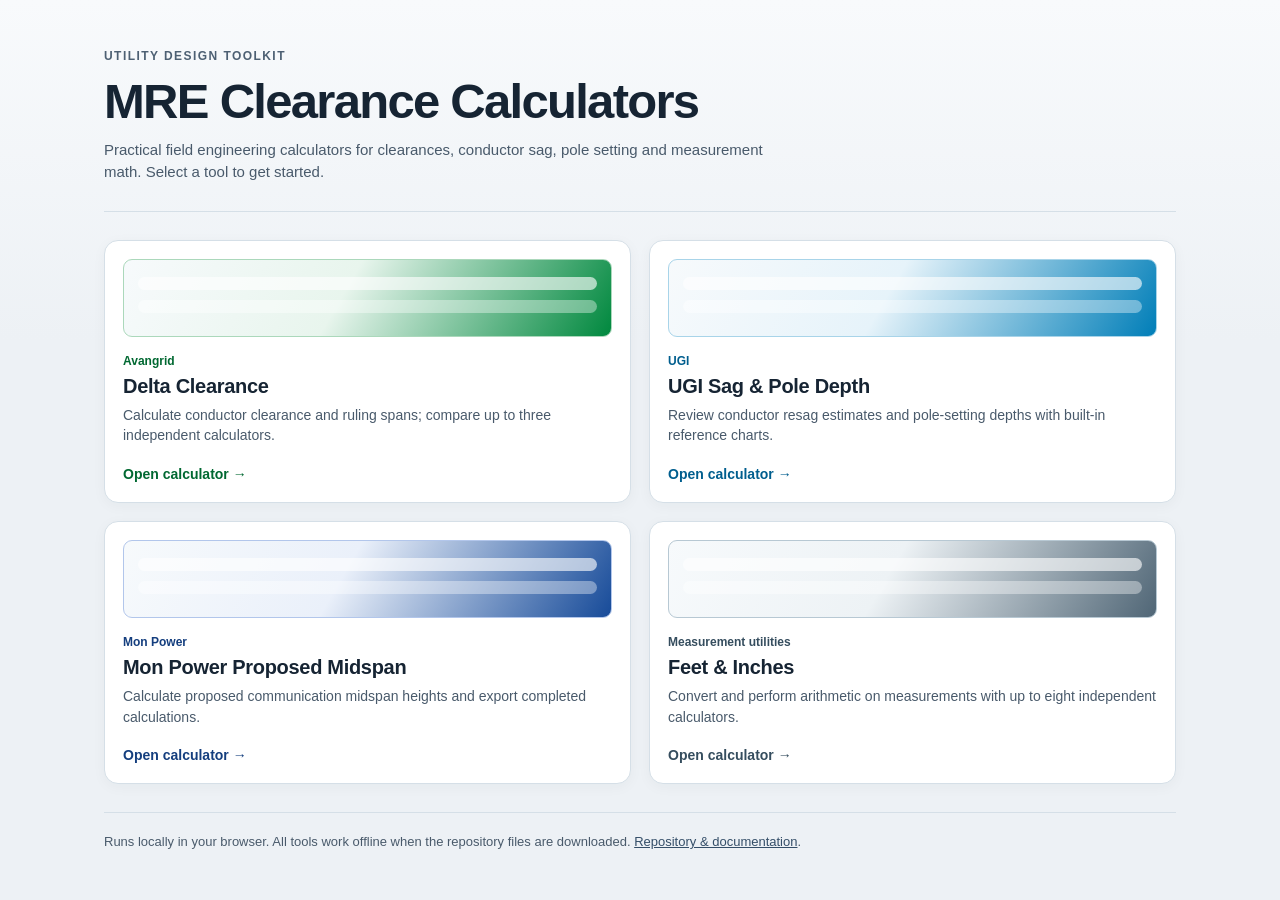
<file: index.html>
<!doctype html>
<html lang="en">
<head>
<meta charset="utf-8">
<meta name="viewport" content="width=device-width, initial-scale=1">
<meta name="color-scheme" content="light">
<title>MRE Clearance Calculators</title>
<link rel="stylesheet" href="suite.css?v=20261125-2">
</head>
<body class="home">
<main class="wrap">
<header class="masthead"><div class="eyebrow">Utility design toolkit</div><h1>MRE Clearance Calculators</h1><p>Practical field engineering calculators for clearances, conductor sag, pole setting and measurement math. Select a tool to get started.</p></header>
<section class="tool-grid" aria-label="Calculators">
<a class="tool-card delta" href="light.html"><div class="swatch" aria-hidden="true"></div><span class="card-category">Avangrid</span><h2>Delta Clearance</h2><p>Calculate conductor clearance and ruling spans; compare up to three independent calculators.</p><span class="open">Open calculator →</span></a>
<a class="tool-card ugi" href="ugi-resag.html"><div class="swatch" aria-hidden="true"></div><span class="card-category">UGI</span><h2>UGI Sag &amp; Pole Depth</h2><p>Review conductor resag estimates and pole-setting depths with built-in reference charts.</p><span class="open">Open calculator →</span></a>
<a class="tool-card mon" href="mon-power-midspan.html"><div class="swatch" aria-hidden="true"></div><span class="card-category">Mon Power</span><h2>Mon Power Proposed Midspan</h2><p>Calculate proposed communication midspan heights and export completed calculations.</p><span class="open">Open calculator →</span></a>
<a class="tool-card feet" href="feet-inches.html"><div class="swatch" aria-hidden="true"></div><span class="card-category">Measurement utilities</span><h2>Feet &amp; Inches</h2><p>Convert and perform arithmetic on measurements with up to eight independent calculators.</p><span class="open">Open calculator →</span></a>
</section>
<footer>Runs locally in your browser. All tools work offline when the repository files are downloaded. <a href="https://github.com/AZX-215/mre-clearance-calculators">Repository &amp; documentation</a>.</footer>
</main>
</body>
</html>
</file>
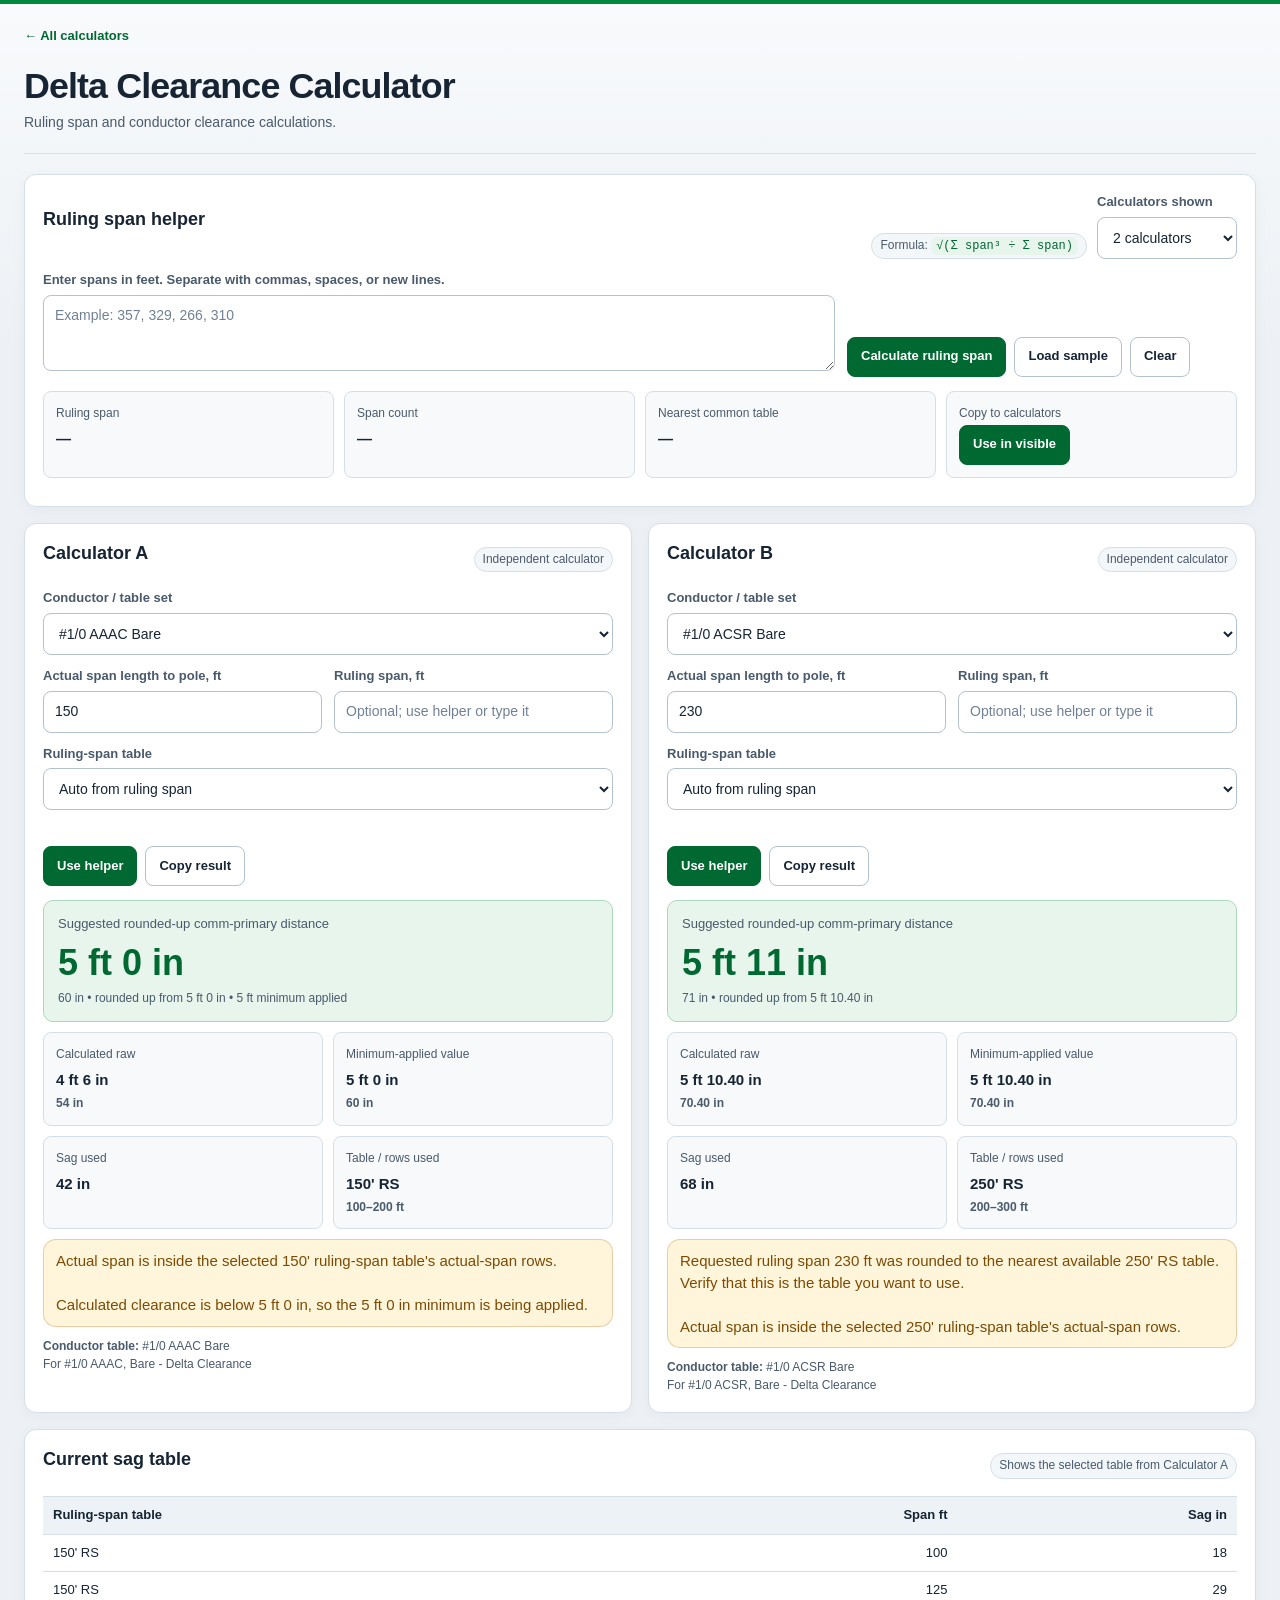
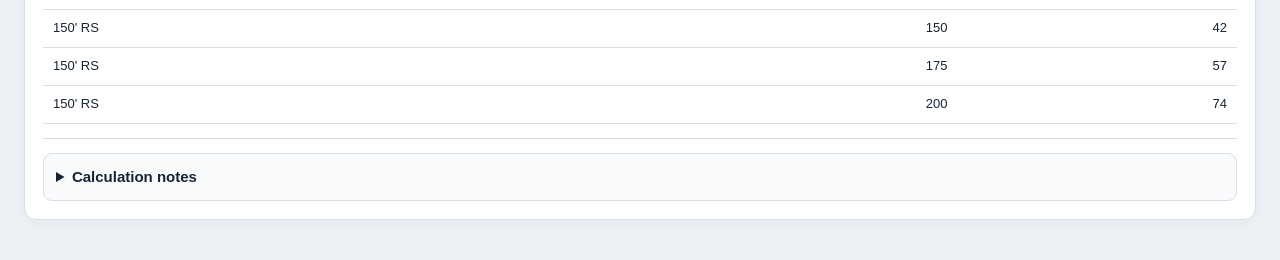
<file: blue.html>
<!doctype html><html lang="en"><head><meta charset="utf-8"><meta name="viewport" content="width=device-width, initial-scale=1"><meta http-equiv="refresh" content="0;url=light.html"><title>Delta Clearance Calculator</title></head><body><p>The Delta Clearance Calculator now uses a single light design. <a href="light.html">Open calculator</a>.</p></body></html>
</file>
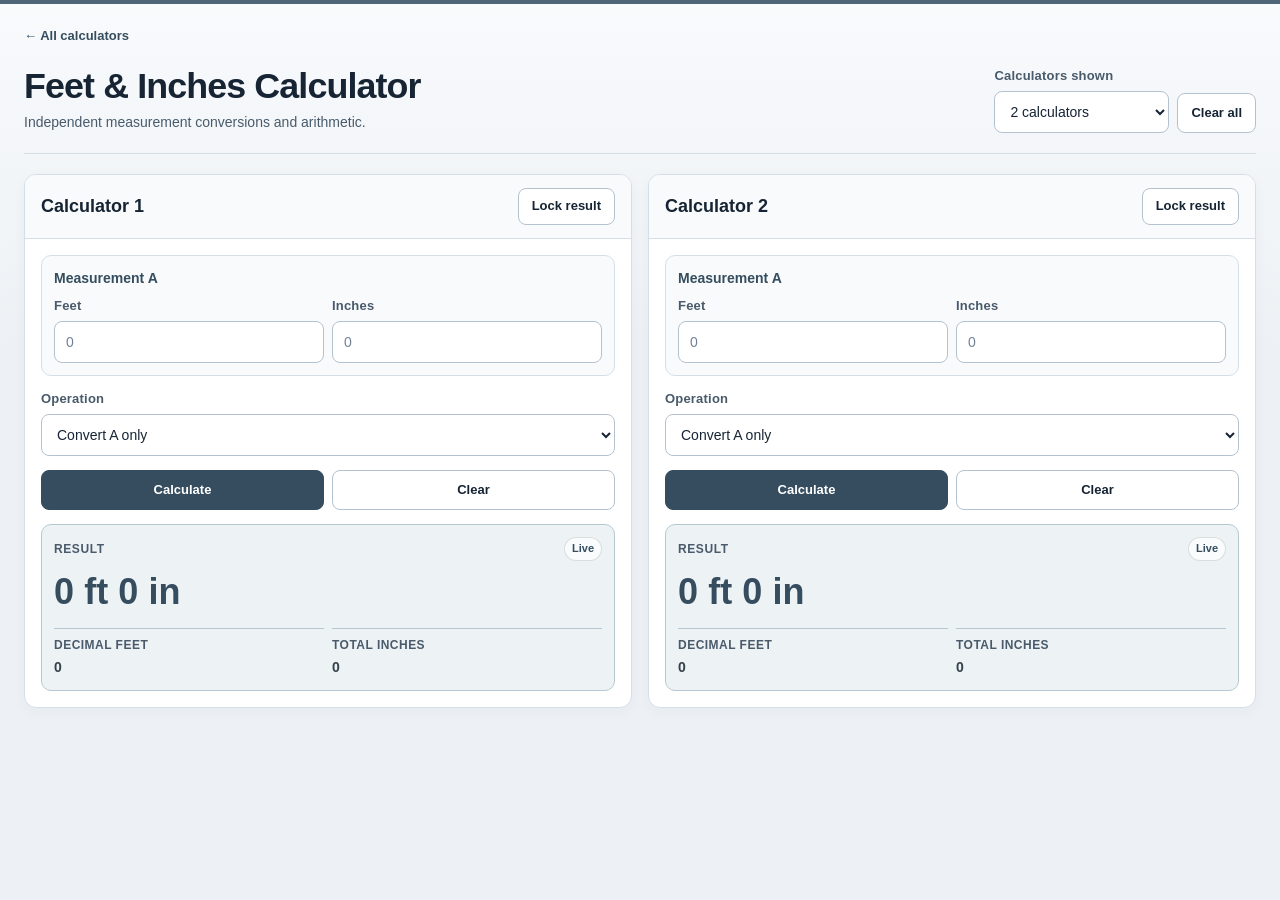
<file: feet-inches.html>
<!doctype html>
<html lang="en">
<head>
<meta charset="utf-8" />
<meta name="viewport" content="width=device-width, initial-scale=1" />
<title>Feet & Inches Calculator</title>
<link rel="stylesheet" href="feet-inches.css?v=20261125" />
<link rel="stylesheet" href="suite.css?v=20261125-2">
</head>
<body class="tool feet" data-count="2">
<main class="page">
  <a class="back" href="index.html">← All calculators</a>
  <section class="topbar">
    <div><h1>Feet &amp; Inches Calculator</h1><p class="page-intro">Independent measurement conversions and arithmetic.</p></div>
    <div class="page-controls">
      <div class="count-control">
        <label for="calcCount">Calculators shown</label>
        <select id="calcCount">
          <option value="1">1 calculator</option>
          <option value="2" selected>2 calculators</option>
          <option value="3">3 calculators</option>
          <option value="4">4 calculators</option>
          <option value="5">5 calculators</option>
          <option value="6">6 calculators</option>
          <option value="7">7 calculators</option>
          <option value="8">8 calculators</option>
        </select>
      </div>
      <button class="secondary" id="clearAll" type="button">Clear all</button>
    </div>
  </section>

  <p id="migrationNotice" class="migration-notice" role="status" hidden></p>
  <section class="grid" id="calculatorGrid" aria-label="Feet and inches calculators"></section>
</main>

<script src="feet-inches-core.js?v=20261125"></script>
<script src="feet-inches-app.js?v=20261125"></script>
</body>
</html>
</file>
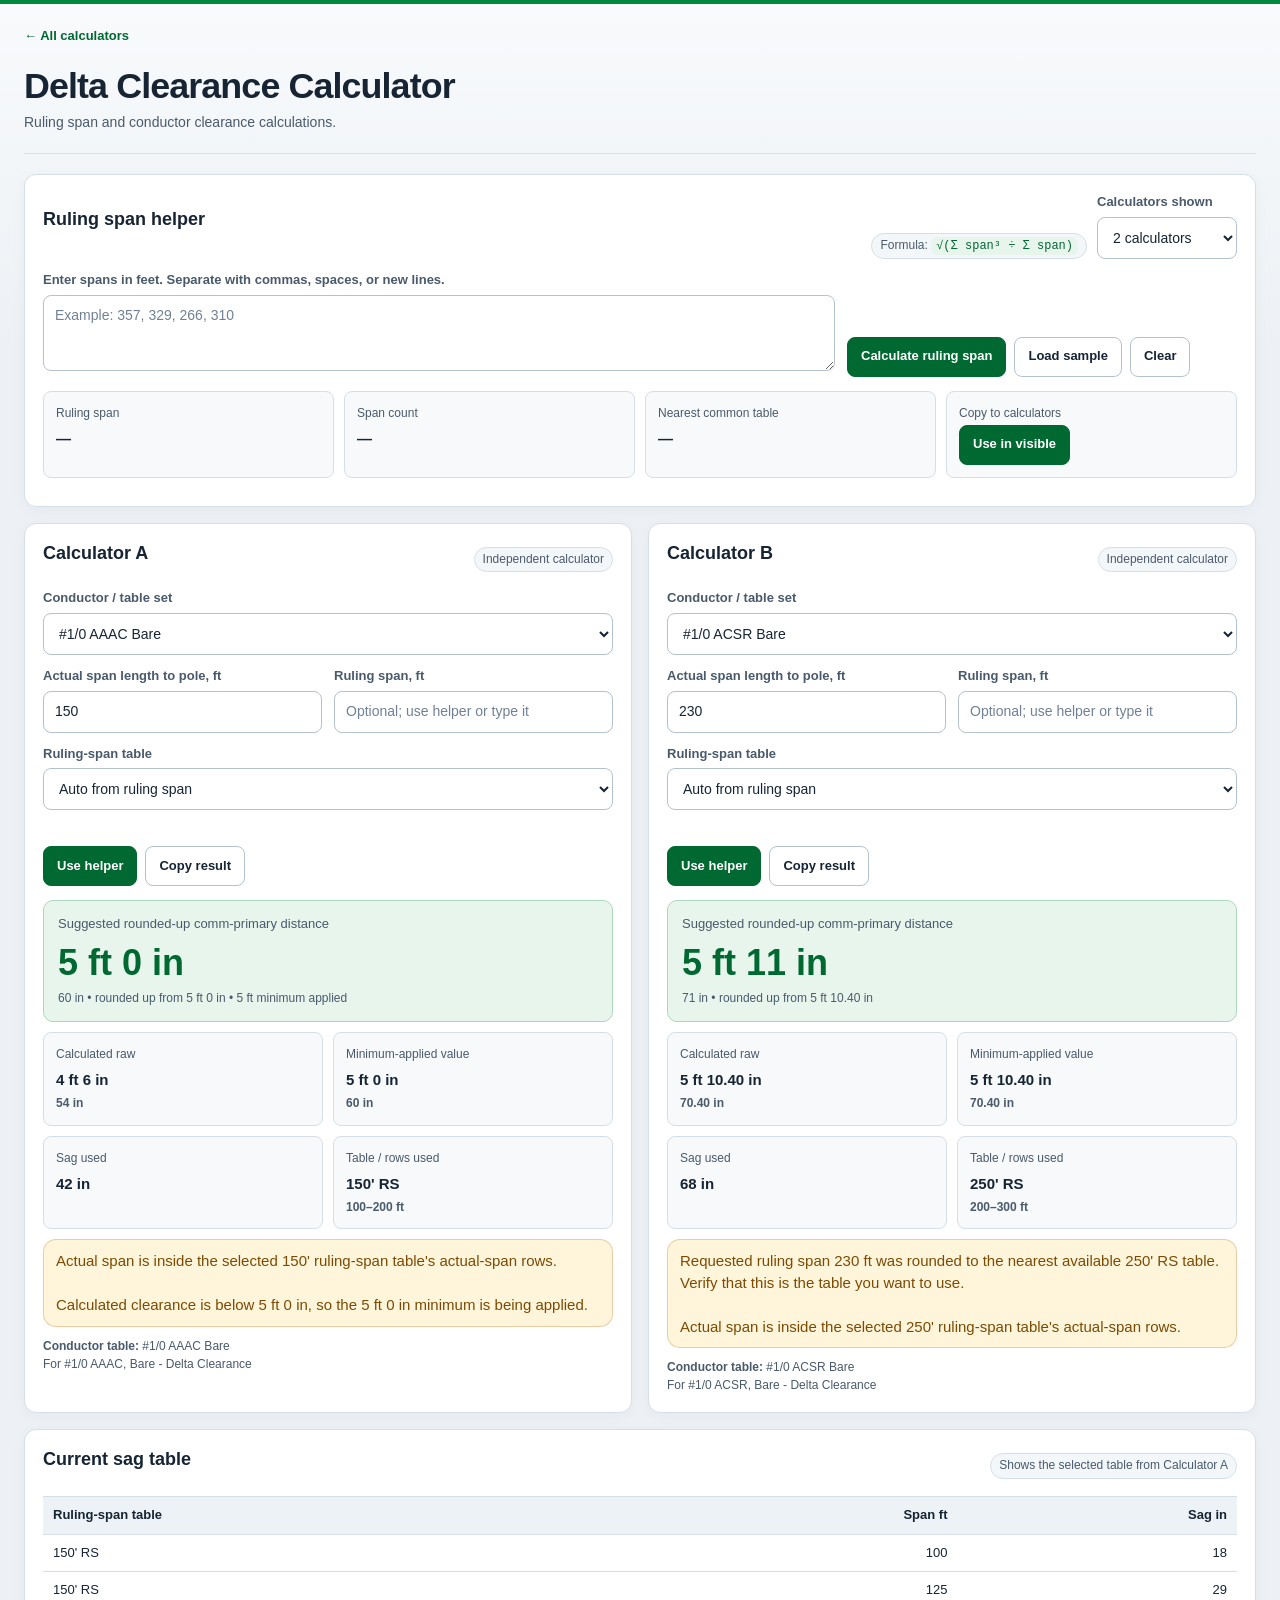
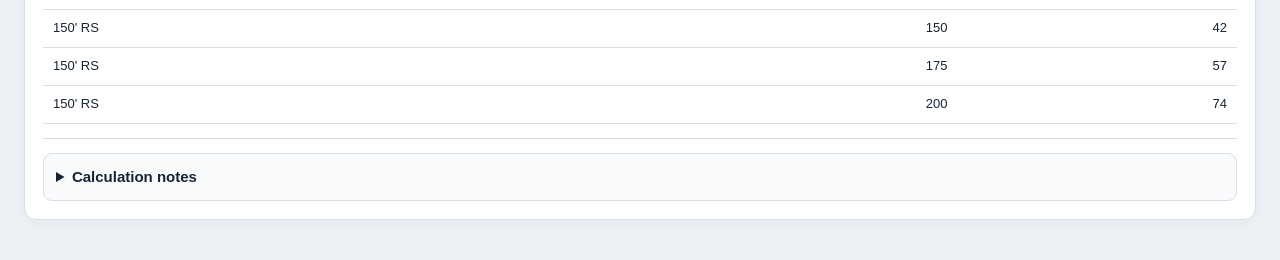
<file: light.html>
<!doctype html>
<html lang="en">
<head>
  <meta charset="utf-8" />
  <meta name="viewport" content="width=device-width, initial-scale=1" />
  <title>Delta Clearance Calculator</title>
  <style>
    :root {
      --bg: #f3f4f6;
      --panel: #ffffff;
      --panel2: #f8fafc;
      --soft: #e5e7eb;
      --soft2: #cbd5e1;
      --text: #1f2937;
      --muted: #6b7280;
      --muted2: #374151;
      --accent: #2f855a;
      --accent2: #2563eb;
      --warn: #b7791f;
      --bad: #c2410c;
      --border: rgba(100,116,139,.26);
      --shadow: 0 12px 28px rgba(15,23,42,.10);
      --radius: 18px;
    }
    * { box-sizing: border-box; }
    html, body { margin: 0; min-height: 100%; background: var(--bg); color: var(--text); font-family: Segoe UI, Roboto, Arial, sans-serif; }
    body { background: radial-gradient(circle at top left, rgba(59,130,246,.10), transparent 28rem), radial-gradient(circle at top right, rgba(47,133,90,.08), transparent 26rem), linear-gradient(180deg, #f8fafc 0%, #e5e7eb 100%); }
    .wrap { max-width: 1320px; margin: 0 auto; padding: 22px; }
    header { display: flex; justify-content: space-between; gap: 16px; align-items: flex-start; margin-bottom: 18px; }
    h1 { margin: 0 0 6px; font-size: clamp(24px, 4vw, 38px); letter-spacing: .2px; }
    .subtitle { color: var(--muted2); line-height: 1.45; max-width: 860px; }
    .badge { border: 1px solid var(--border); background: rgba(255,255,255,.86); border-radius: 999px; padding: 8px 12px; color: var(--muted2); white-space: nowrap; font-size: 13px; }
    .grid { display: grid; grid-template-columns: repeat(12, 1fr); gap: 16px; }
    .card { background: linear-gradient(180deg, rgba(255,255,255,.98), rgba(248,250,252,.98)); border: 1px solid var(--border); border-radius: var(--radius); box-shadow: var(--shadow); padding: 16px; }
    .helper { grid-column: span 12; }
    .calc { grid-column: span 6; }
    body.calc-count-1 .calc { grid-column: span 12; }
    body.calc-count-2 .calc { grid-column: span 6; }
    body.calc-count-3 .calc { grid-column: span 4; }
    .hidden { display: none !important; }
    .inline-control { display:flex; align-items:flex-end; gap:10px; flex-wrap:wrap; justify-content:flex-end; }
    .inline-control label { margin: 0 0 4px; }
    .inline-control select { min-width: 160px; padding: 8px 10px; }
    .wide { grid-column: span 12; }
    @media (max-width: 1100px) { body.calc-count-3 .calc { grid-column: span 6; } }
    @media (max-width: 900px) { .calc, body.calc-count-1 .calc, body.calc-count-2 .calc, body.calc-count-3 .calc { grid-column: span 12; } header { flex-direction: column; } }
    h2 { margin: 0 0 12px; font-size: 19px; }
    .section-title { display:flex; align-items:center; justify-content:space-between; gap:10px; margin-bottom: 12px; }
    label { display:block; font-size: 13px; color: var(--muted2); margin: 0 0 7px; }
    input, select, textarea, button { font: inherit; }
    input, select, textarea { width: 100%; color: var(--text); background: #ffffff; border: 1px solid var(--soft2); border-radius: 12px; padding: 11px 12px; outline: none; }
    input:focus, select:focus, textarea:focus { border-color: rgba(37,99,235,.75); box-shadow: 0 0 0 3px rgba(37,99,235,.14); }
    textarea { min-height: 86px; resize: vertical; line-height: 1.4; }
    .row { display: grid; grid-template-columns: repeat(12, 1fr); gap: 12px; align-items: end; }
    .col-3 { grid-column: span 3; }
    .col-4 { grid-column: span 4; }
    .col-5 { grid-column: span 5; }
    .col-6 { grid-column: span 6; }
    .col-7 { grid-column: span 7; }
    .col-8 { grid-column: span 8; }
    .col-12 { grid-column: span 12; }
    @media (max-width: 760px) { .col-3,.col-4,.col-5,.col-6,.col-7,.col-8 { grid-column: span 12; } }
    .btns { display:flex; flex-wrap:wrap; gap:8px; }
    button { border: 1px solid var(--border); color: var(--text); background: #f8fafc; border-radius: 12px; padding: 10px 12px; cursor: pointer; }
    button:hover { background: #e5e7eb; }
    .primary { background: linear-gradient(180deg, rgba(47,133,90,.17), rgba(47,133,90,.08)); border-color: rgba(47,133,90,.34); }
    .blue { background: linear-gradient(180deg, rgba(37,99,235,.14), rgba(37,99,235,.07)); border-color: rgba(37,99,235,.28); }
    .danger { background: linear-gradient(180deg, rgba(194,65,12,.13), rgba(194,65,12,.06)); border-color: rgba(194,65,12,.28); }
    .result { display:grid; gap:10px; margin-top: 14px; }
    .big { background: rgba(47,133,90,.10); border: 1px solid rgba(47,133,90,.28); border-radius: 16px; padding: 14px; }
    .big .label { color: var(--muted2); font-size: 13px; }
    .big .value { font-size: clamp(26px, 4vw, 38px); font-weight: 800; margin-top: 3px; color: #166534; }
    .stats { display:grid; grid-template-columns: repeat(4, 1fr); gap: 10px; }
    @media (max-width: 760px) { .stats { grid-template-columns: repeat(2, 1fr); } }
    .stat { background: rgba(241,245,249,.82); border: 1px solid var(--border); border-radius: 14px; padding: 11px; min-height: 74px; }
    .stat .k { color: var(--muted); font-size: 12px; }
    .stat .v { margin-top: 6px; font-weight: 700; color: var(--text); }
    .note { color: var(--muted2); font-size: 13px; line-height: 1.42; }
    .warning { color: #7c4a03; background: rgba(251,191,36,.16); border: 1px solid rgba(180,83,9,.26); padding: 10px 12px; border-radius: 13px; }
    .bad { color: #9a3412; background: rgba(251,146,60,.15); border: 1px solid rgba(194,65,12,.25); padding: 10px 12px; border-radius: 13px; }
    details { border: 1px solid var(--border); border-radius: 14px; overflow: hidden; background: rgba(248,250,252,.82); }
    summary { cursor: pointer; padding: 12px 14px; color: var(--muted2); user-select: none; }
    .table-wrap { overflow:auto; border-top: 1px solid var(--border); }
    table { width: 100%; border-collapse: collapse; min-width: 520px; }
    th, td { border-bottom: 1px solid rgba(100,116,139,.18); padding: 9px 10px; text-align: right; }
    th:first-child, td:first-child { text-align: left; }
    th { color: var(--muted2); font-weight: 700; background: rgba(226,232,240,.75); }
    tr:hover td { background: rgba(37,99,235,.055); }
    .formula { font-family: Consolas, ui-monospace, SFMono-Regular, Menlo, monospace; color: #1d4ed8; background: rgba(226,232,240,.82); padding: 2px 5px; border-radius: 6px; }
    .small { font-size: 12px; color: var(--muted); }
    .pill { display:inline-block; border: 1px solid var(--border); border-radius: 999px; padding: 3px 8px; color: var(--muted2); background: rgba(255,255,255,.86); font-size: 12px; }
    .divider { height:1px; background: var(--border); margin: 14px 0; }
  </style>
<link rel="stylesheet" href="suite.css?v=20261125-2">
</head>
<body class="tool delta">
  <div class="wrap">
    <a class="back" href="index.html">← All calculators</a>
    <header>
      <div>
        <h1>Delta Clearance Calculator</h1>
        <div class="subtitle">Ruling span and conductor clearance calculations.</div>
      </div>
    </header>

    <div class="grid">
      <section class="card helper">
        <div class="section-title">
          <h2>Ruling span helper</h2>
          <div class="inline-control">
            <span class="pill">Formula: <span class="formula">√(Σ span³ ÷ Σ span)</span></span>
            <div>
              <label for="calcCount">Calculators shown</label>
              <select id="calcCount" aria-label="Calculators shown">
                <option value="1">1 calculator</option>
                <option value="2" selected>2 calculators</option>
                <option value="3">3 calculators</option>
              </select>
            </div>
          </div>
        </div>
        <div class="row">
          <div class="col-8">
            <label for="rsInput">Enter spans in feet. Separate with commas, spaces, or new lines.</label>
            <textarea id="rsInput" placeholder="Example: 357, 329, 266, 310"></textarea>
          </div>
          <div class="col-4">
            <label>&nbsp;</label>
            <div class="btns">
              <button class="primary" id="calcRs">Calculate ruling span</button>
              <button id="sampleRs">Load sample</button>
              <button class="danger" id="clearRs">Clear</button>
            </div>
          </div>
        </div>
        <div class="result">
          <div class="stats">
            <div class="stat"><div class="k">Ruling span</div><div class="v" id="rsValue">—</div></div>
            <div class="stat"><div class="k">Span count</div><div class="v" id="rsCount">—</div></div>
            <div class="stat"><div class="k">Nearest common table</div><div class="v" id="rsNearest">—</div></div>
            <div class="stat"><div class="k">Copy to calculators</div><div class="v"><button class="blue" id="sendToBoth">Use in visible</button></div></div>
          </div>
          <div class="note"></div>
        </div>
      </section>

      <section class="card calc" id="calcA"></section>
      <section class="card calc" id="calcB"></section>
      <section class="card calc" id="calcC"></section>

      <section class="card wide">
        <div class="section-title">
          <h2>Current sag table</h2>
          <span class="pill">Shows the selected table from Calculator A</span>
        </div>
        <div id="tableDisplay" class="table-wrap"></div>
        <div class="divider"></div>
        <details>
          <summary>Calculation notes</summary>
          <div style="padding: 0 14px 14px;" class="note">
            <p><strong>Clearance calculation used:</strong> <span class="formula">30 + sag − (span × 0.12)</span>, where sag is interpolated from the selected conductor/ruling-span table.</p>
            <p>If calculated clearance is below <strong>5 ft 0 in</strong>, the <strong>5 ft 0 in</strong> minimum is applied. The suggested distance is then rounded up to the next whole inch.</p>
            <p>If the actual span is outside the selected sag table range, the calculator extrapolates from the nearest two table points and flags it. Treat extrapolated results as a check item.</p>
          </div>
        </details>
      </section>
    </div>
  </div>

<script>
const DATA = {"#1|0 AAAC Bare":{"title":"For #1/0 AAAC, Bare - Delta Clearance","tables":{"150":[[100.0,18.0],[125.0,29.0],[150.0,42.0],[175.0,57.0],[200.0,74.0]],"200":[[150.0,32.0],[175.0,43.0],[200.0,56.0],[225.0,71.0],[250.0,88.0]],"250":[[200.0,46.0],[225.0,58.0],[250.0,72.0],[275.0,87.0],[300.0,103.0]],"300":[[250.0,60.0],[275.0,73.0],[300.0,87.0],[325.0,102.0],[350.0,118.0]],"350":[[300.0,80.0],[325.0,94.0],[350.0,109.0],[375.0,125.0],[400.0,142.0]],"400":[[350.0,106.0],[375.0,122.0],[400.0,139.0],[425.0,157.0],[450.0,176.0]]}},"#1|0 AAAC Poly":{"title":"For #1/0 AAAC, Poly - Delta Clearance","tables":{"150":[[100.0,19.0],[125.0,30.0],[150.0,43.0],[175.0,59.0],[200.0,77.0]],"200":[[150.0,33.0],[175.0,45.0],[200.0,59.0],[225.0,74.0],[250.0,92.0]],"250":[[200.0,48.0],[225.0,61.0],[250.0,75.0],[275.0,91.0],[300.0,108.0]],"300":[[250.0,64.0],[275.0,77.0],[300.0,92.0],[325.0,108.0],[350.0,125.0]],"350":[[300.0,88.0],[325.0,104.0],[350.0,120.0],[375.0,138.0],[400.0,157.0]],"400":[[350.0,118.0],[375.0,135.0],[400.0,154.0],[425.0,174.0],[450.0,195.0]]}},"#1|0 ACSR Poly":{"title":"For #1/0 ACSR, Poly - Delta Clearance","tables":{"150":[[100.0,16.0],[125.0,24.0],[150.0,35.0],[175.0,48.0],[200.0,63.0]],"200":[[150.0,29.0],[175.0,39.0],[200.0,52.0],[225.0,65.0],[250.0,81.0]],"250":[[200.0,51.0],[225.0,65.0],[250.0,80.0],[275.0,96.0],[300.0,115.0]],"300":[[250.0,79.0],[275.0,96.0],[300.0,114.0],[325.0,134.0],[350.0,155.0]],"350":[[300.0,114.0],[325.0,133.0],[350.0,154.0],[375.0,177.0],[400.0,202.0]],"400":[[350.0,154.0],[375.0,177.0],[400.0,201.0],[425.0,227.0],[450.0,255.0]]}},"#2 ACSR Bare":{"title":"For #2 ACSR Bare, CW 1,2 and 3 Conductors - Delta Clearance","tables":{"300":[[200.0,14.0],[250.0,31.0],[300.0,31.0],[350.0,38.0],[400.0,56.0],[450.0,63.0]],"400":[[200.0,12.0],[250.0,20.0],[300.0,28.0],[350.0,39.0],[400.0,51.0],[450.0,64.0],[500.0,79.0],[550.0,96.0]],"500":[[200.0,18.0],[250.0,29.0],[300.0,42.0],[350.0,57.0],[400.0,75.0],[450.0,94.0],[500.0,117.0],[550.0,132.0],[600.0,168.0]],"600":[[300.0,51.0],[350.0,69.0],[400.0,91.0],[450.0,115.0],[500.0,142.0],[550.0,172.0],[600.0,204.0],[650.0,240.0],[700.0,276.0]]}},"#1|0 ACSR Bare":{"title":"For #1/0 ACSR, Bare - Delta Clearance","tables":{"150":[[100.0,16.0],[125.0,24.0],[150.0,35.0],[175.0,48.0],[200.0,63.0]],"200":[[150.0,29.0],[175.0,39.0],[200.0,52.0],[225.0,65.0],[250.0,81.0]],"250":[[200.0,51.0],[225.0,65.0],[250.0,80.0],[275.0,96.0],[300.0,115.0]],"300":[[250.0,79.0],[275.0,96.0],[300.0,114.0],[325.0,134.0],[350.0,155.0]],"350":[[300.0,114.0],[325.0,133.0],[350.0,154.0],[375.0,177.0],[400.0,202.0]],"400":[[350.0,154.0],[375.0,177.0],[400.0,201.0],[425.0,227.0],[450.0,255.0]]}},"#2 ACSR Poly":{"title":"For #2 ACSR Poly, #4 ACSR Poly - Delta Clearance","tables":{"150":[[100.0,6.0],[125.0,11.0],[150.0,16.0],[175.0,21.0],[200.0,28.0]],"200":[[150.0,12.0],[175.0,17.0],[200.0,22.0],[225.0,27.0],[250.0,34.0]],"250":[[200.0,22.0],[225.0,28.0],[250.0,35.0],[275.0,50.0],[300.0,59.0]],"300":[[250.0,45.0],[275.0,54.0],[300.0,64.0],[325.0,75.0],[350.0,87.0]],"350":[[300.0,73.0],[325.0,86.0],[350.0,100.0],[375.0,114.0],[400.0,130.0]],"400":[[350.0,107.0],[375.0,123.0],[400.0,140.0],[425.0,158.0],[450.0,177.0]]}},"#4 ACSR Bare":{"title":"For #4 ACSR, Bare Conductor - Delta Clearance","tables":{"300":[[200.0,14.0],[250.0,31.0],[300.0,31.0],[350.0,38.0],[400.0,56.0],[450.0,63.0]],"400":[[200.0,12.0],[250.0,20.0],[300.0,28.0],[350.0,39.0],[400.0,51.0],[450.0,64.0],[500.0,79.0],[550.0,96.0]],"500":[[200.0,18.0],[250.0,29.0],[300.0,42.0],[350.0,57.0],[400.0,75.0],[450.0,94.0],[500.0,117.0],[550.0,132.0],[600.0,168.0]],"600":[[300.0,51.0],[350.0,69.0],[400.0,91.0],[450.0,115.0],[500.0,142.0],[550.0,172.0],[600.0,204.0],[650.0,240.0],[700.0,276.0]]}},"#4|0 ACSR Bare":{"title":"For #4/0 ACSR, Bare - Delta Clearance","tables":{"150":[[100.0,16.0],[125.0,24.0],[150.0,35.0],[175.0,48.0],[200.0,62.0]],"200":[[150.0,30.0],[175.0,40.0],[200.0,52.0],[225.0,66.0],[250.0,82.0]],"250":[[200.0,49.0],[225.0,62.0],[250.0,76.0],[275.0,92.0],[300.0,110.0]],"300":[[250.0,73.0],[275.0,88.0],[300.0,105.0],[325.0,123.0],[350.0,142.0]],"350":[[300.0,101.0],[325.0,118.0],[350.0,137.0],[375.0,158.0],[400.0,179.0]],"400":[[350.0,134.0],[375.0,154.0],[400.0,175.0],[425.0,197.0],[450.0,221.0]]}},"#4|0 ACSR Poly":{"title":"For #4/0 ACSR, Poly - Delta Clearance","tables":{"150":[[100.0,16.0],[125.0,24.0],[150.0,35.0],[175.0,48.0],[200.0,62.0]],"200":[[150.0,30.0],[175.0,40.0],[200.0,52.0],[225.0,66.0],[250.0,82.0]],"250":[[200.0,49.0],[225.0,62.0],[250.0,76.0],[275.0,92.0],[300.0,110.0]],"300":[[250.0,73.0],[275.0,88.0],[300.0,105.0],[325.0,123.0],[350.0,142.0]],"350":[[300.0,101.0],[325.0,118.0],[350.0,137.0],[375.0,158.0],[400.0,179.0]],"400":[[350.0,134.0],[375.0,154.0],[400.0,175.0],[425.0,197.0],[450.0,221.0]]}},"#4|0 AAAC Poly":{"title":"For #4/0 AAAC, Poly or #4/0 AL Poly - Delta Clearance","tables":{"150":[[100.0,19.0],[125.0,30.0],[150.0,44.0],[175.0,60.0],[200.0,78.0]],"200":[[150.0,33.0],[175.0,45.0],[200.0,59.0],[225.0,75.0],[250.0,93.0]],"250":[[200.0,49.0],[225.0,63.0],[250.0,77.0],[275.0,96.0],[300.0,111.0]],"300":[[250.0,69.0],[275.0,84.0],[300.0,99.0],[325.0,117.0],[350.0,135.0]],"350":[[300.0,92.0],[325.0,108.0],[350.0,126.0],[375.0,144.0],[400.0,164.0]]}},"#477 Alum Bare":{"title":"For #477 ALUM, Bare and #366 ALUM, Bare - Delta Clearance","tables":{"150":[[100.0,23.0],[125.0,35.0],[150.0,51.0],[175.0,69.0],[200.0,90.0]],"200":[[150.0,40.0],[175.0,55.0],[200.0,72.0],[225.0,91.0],[250.0,112.0]],"250":[[200.0,61.0],[225.0,80.0],[250.0,96.0],[275.0,116.0],[300.0,138.0]],"300":[[250.0,86.0],[275.0,104.0],[300.0,123.0],[325.0,145.0],[350.0,168.0]]}},"#477 Alum Poly":{"title":"For #477 ALUM, Poly and #366 ALUM, Poly - Delta Clearance","tables":{"150":[[100.0,23.0],[125.0,35.0],[150.0,51.0],[175.0,69.0],[200.0,91.0]],"200":[[150.0,41.0],[175.0,56.0],[200.0,73.0],[225.0,93.0],[250.0,114.0]],"250":[[200.0,63.0],[225.0,80.0],[250.0,99.0],[275.0,120.0],[300.0,142.0]],"300":[[250.0,89.0],[275.0,108.0],[300.0,128.0],[325.0,150.0],[350.0,174.0]]}},"#4|0 AAAC Bare":{"title":"For #4/0 AAAC Bare or #4/0 AL Bare - Delta Clearance","tables":{"150":[[100.0,19.0],[125.0,29.0],[150.0,42.0],[175.0,58.0],[200.0,75.0]],"200":[[150.0,32.0],[175.0,44.0],[200.0,57.0],[225.0,73.0],[250.0,90.0]],"250":[[200.0,47.0],[225.0,60.0],[250.0,74.0],[275.0,89.0],[300.0,106.0]],"300":[[250.0,65.0],[275.0,79.0],[300.0,94.0],[325.0,110.0],[350.0,128.0]],"350":[[300.0,87.0],[325.0,102.0],[350.0,118.0],[375.0,135.0],[400.0,154.0]]}}};
const COMMON_TABLES = [150,200,250,300,350,400,500,600];
let helperRulingSpan = null;

const byId = id => document.getElementById(id);
const cleanLabel = key => key.replaceAll('|','/');
const conductorKeys = Object.keys(DATA);
const CALC_IDS = ['calcA', 'calcB', 'calcC'];
let calculatorCount = 2;

function round2(n) { return Math.round((Number(n) + Number.EPSILON) * 100) / 100; }
function fmtInches(n) {
  if (!isFinite(n)) return '—';
  const sign = n < 0 ? '-' : '';
  n = Math.abs(n);
  let ft = Math.floor(n / 12);
  let inch = round2(n - ft * 12);
  if (inch >= 12) { ft += 1; inch = 0; }
  return `${sign}${ft} ft ${inch.toFixed(inch % 1 === 0 ? 0 : 2)} in`;
}
function fmtNum(n, digits = 2) {
  if (!isFinite(n)) return '—';
  const r = round2(n);
  return r.toFixed(r % 1 === 0 ? 0 : digits);
}
function parseNumbers(text) {
  const matches = text.match(/-?\d+(?:\.\d+)?/g) || [];
  return matches.map(Number).filter(n => isFinite(n) && n > 0);
}
function rulingSpan(spans) {
  const top = spans.reduce((sum, s) => sum + Math.pow(s, 3), 0);
  const bot = spans.reduce((sum, s) => sum + s, 0);
  return Math.sqrt(top / bot);
}
function nearest(value, choices) {
  if (!isFinite(value) || !choices.length) return null;
  return choices.reduce((best, current) => Math.abs(current - value) < Math.abs(best - value) ? current : best, choices[0]);
}
function interp(points, span) {
  const pts = points.map(p => [Number(p[0]), Number(p[1])]).sort((a,b) => a[0] - b[0]);
  if (pts.length < 2 || !isFinite(span)) return { sag: NaN, mode: 'bad', a: null, b: null };
  let a, b, mode = 'interpolated';
  if (span <= pts[0][0]) { a = pts[0]; b = pts[1]; mode = span < pts[0][0] ? 'extrapolated below table' : 'exact/interpolated'; }
  else if (span >= pts[pts.length - 1][0]) { a = pts[pts.length - 2]; b = pts[pts.length - 1]; mode = span > pts[pts.length - 1][0] ? 'extrapolated above table' : 'exact/interpolated'; }
  else {
    for (let i = 0; i < pts.length - 1; i++) {
      if (span >= pts[i][0] && span <= pts[i+1][0]) { a = pts[i]; b = pts[i+1]; break; }
    }
  }
  const sag = a[1] + (span - a[0]) * (b[1] - a[1]) / (b[0] - a[0]);
  return { sag, mode, a, b };
}
function getTablesFor(conductor) { return Object.keys(DATA[conductor].tables).map(Number).sort((a,b) => a-b); }
function calc(conductor, span, table, rulingSpanInput) {
  const tables = getTablesFor(conductor);
  const requestedRuling = Number(rulingSpanInput);
  let usedTable = table === 'auto' ? nearest(requestedRuling, tables) : Number(table);
  if (!usedTable) usedTable = tables[0];
  const points = DATA[conductor].tables[String(usedTable)];
  const i = interp(points, span);
  const calculated = 30 + i.sag - (span * 0.12);
  const useValue = Math.max(calculated, 60);
  const suggestedValue = Math.ceil(useValue - 1e-9);
  const tableIsExact = tables.includes(Number(usedTable));
  const rulingWasRounded = table === 'auto' && isFinite(requestedRuling) && requestedRuling > 0 && Math.abs(requestedRuling - usedTable) > 0.01;
  const rulingOutsideAvailable = table === 'auto' && isFinite(requestedRuling) && requestedRuling > 0 && (requestedRuling < tables[0] || requestedRuling > tables[tables.length - 1]);
  return { conductor, span, requestedRuling, availableTables: tables, usedTable, points, sag: i.sag, mode: i.mode, a: i.a, b: i.b, calculated, useValue, suggestedValue, minApplied: calculated < 60, tableIsExact, rulingWasRounded, rulingOutsideAvailable };
}
function buildOptions(selected) {
  return conductorKeys.map(k => `<option value="${escapeHtml(k)}" ${k === selected ? 'selected' : ''}>${escapeHtml(cleanLabel(k))}</option>`).join('');
}
function tableOptions(conductor, selected) {
  const opts = [`<option value="auto" ${selected === 'auto' ? 'selected' : ''}>Auto from ruling span</option>`];
  getTablesFor(conductor).forEach(t => opts.push(`<option value="${t}" ${String(selected) === String(t) ? 'selected' : ''}>${t}' ruling span table</option>`));
  return opts.join('');
}
function escapeHtml(s) { return String(s).replace(/[&<>'"]/g, c => ({'&':'&amp;','<':'&lt;','>':'&gt;',"'":'&#39;','"':'&quot;'}[c])); }
function getVisibleCalcIds() { return CALC_IDS.slice(0, calculatorCount); }
function setCalculatorCount(count, skipSave = false) {
  calculatorCount = Math.max(1, Math.min(3, Number(count) || 2));
  document.body.classList.remove('calc-count-1', 'calc-count-2', 'calc-count-3');
  document.body.classList.add(`calc-count-${calculatorCount}`);
  const selector = byId('calcCount');
  if (selector) selector.value = String(calculatorCount);
  CALC_IDS.forEach((id, index) => {
    const root = byId(id);
    if (root) root.classList.toggle('hidden', index >= calculatorCount);
  });
  if (byId('calcA')?.querySelector('[data-role="conductor"]')) updateCalc('calcA');
  if (!skipSave) saveState();
}

function calcCardHtml(id, title, defaultConductor, defaultSpan, defaultTable) {
  return `
    <div class="section-title"><h2>${title}</h2><span class="pill">Independent calculator</span></div>
    <div class="row">
      <div class="col-12">
        <label>Conductor / table set</label>
        <select data-role="conductor">${buildOptions(defaultConductor)}</select>
      </div>
      <div class="col-6">
        <label>Actual span length to pole, ft</label>
        <input data-role="span" inputmode="decimal" type="number" step="0.1" min="0" value="${defaultSpan}">
      </div>
      <div class="col-6">
        <label>Ruling span, ft</label>
        <input data-role="ruling" inputmode="decimal" type="number" step="0.1" min="0" placeholder="Optional; use helper or type it">
      </div>
      <div class="col-7">
        <label>Ruling-span table</label>
        <select data-role="table">${tableOptions(defaultConductor, defaultTable)}</select>
      </div>
      <div class="col-5">
        <label>&nbsp;</label>
        <div class="btns"><button class="blue" data-role="useHelper">Use helper</button><button data-role="copy">Copy result</button></div>
      </div>
    </div>
    <div class="result" data-role="result"></div>`;
}
function initCalc(id, title, defaultConductor, defaultSpan, defaultTable='auto') {
  const root = byId(id);
  root.innerHTML = calcCardHtml(id, title, defaultConductor, defaultSpan, defaultTable);
  const conductor = root.querySelector('[data-role="conductor"]');
  const table = root.querySelector('[data-role="table"]');
  const span = root.querySelector('[data-role="span"]');
  const ruling = root.querySelector('[data-role="ruling"]');
  conductor.addEventListener('change', () => { table.innerHTML = tableOptions(conductor.value, table.value); updateCalc(id); });
  [table, span, ruling].forEach(el => el.addEventListener('input', () => updateCalc(id)));
  root.querySelector('[data-role="useHelper"]').addEventListener('click', () => { if (helperRulingSpan) { ruling.value = round2(helperRulingSpan); table.value = 'auto'; updateCalc(id); } });
  root.querySelector('[data-role="copy"]').addEventListener('click', () => copyCalc(id));
  updateCalc(id);
}
function updateCalc(id) {
  const root = byId(id);
  const conductor = root.querySelector('[data-role="conductor"]').value;
  const span = Number(root.querySelector('[data-role="span"]').value);
  const rulingRaw = Number(root.querySelector('[data-role="ruling"]').value);
  const tableVal = root.querySelector('[data-role="table"]').value;
  const rulingForAuto = isFinite(rulingRaw) && rulingRaw > 0 ? rulingRaw : span;
  const r = calc(conductor, span, tableVal, rulingForAuto);
  const tableSelect = root.querySelector('[data-role="table"]');
  const rangeMin = Math.min(...r.points.map(p => p[0]));
  const rangeMax = Math.max(...r.points.map(p => p[0]));
  const sourceTitle = DATA[conductor].title || conductor;
  const notes = [];
  let noteClass = 'note';
  if (r.rulingOutsideAvailable) {
    noteClass = 'bad';
    notes.push(`Requested ruling span ${fmtNum(r.requestedRuling)} ft is outside the available ruling-span tables for this conductor (${r.availableTables[0]}–${r.availableTables[r.availableTables.length - 1]} ft). Auto selected the nearest available ${r.usedTable}' RS table; verify manually.`);
  } else if (r.rulingWasRounded) {
    noteClass = 'warning';
    notes.push(`Requested ruling span ${fmtNum(r.requestedRuling)} ft was rounded to the nearest available ${r.usedTable}' RS table. Verify that this is the table you want to use.`);
  }
  if (r.mode.startsWith('extrapolated')) {
    noteClass = 'bad';
    notes.push(`The selected ${r.usedTable}' ruling-span table only has actual-span rows from ${rangeMin}–${rangeMax} ft. A different actual span can be valid, but this table does not contain that actual-span row, so this value is extrapolated from the nearest rows.`);
  } else {
    notes.push(`Actual span is inside the selected ${r.usedTable}' ruling-span table's actual-span rows.`);
  }
  if (r.minApplied) {
    if (noteClass === 'note') noteClass = 'warning';
    notes.push(`Calculated clearance is below 5 ft 0 in, so the 5 ft 0 in minimum is being applied.`);
  }
  const noteText = notes.join('<br><br>');
  root.querySelector('[data-role="result"]').innerHTML = `
    <div class="big"><div class="label">Suggested rounded-up comm-primary distance</div><div class="value">${fmtInches(r.suggestedValue)}</div><div class="small">${fmtNum(r.suggestedValue)} in • rounded up from ${fmtInches(r.useValue)}${r.minApplied ? ' • 5 ft minimum applied' : ''}</div></div>
    <div class="stats">
      <div class="stat"><div class="k">Calculated raw</div><div class="v">${fmtInches(r.calculated)}<br><span class="small">${fmtNum(r.calculated)} in</span></div></div>
      <div class="stat"><div class="k">Minimum-applied value</div><div class="v">${fmtInches(r.useValue)}<br><span class="small">${fmtNum(r.useValue)} in</span></div></div>
      <div class="stat"><div class="k">Sag used</div><div class="v">${fmtNum(r.sag)} in</div></div>
      <div class="stat"><div class="k">Table / rows used</div><div class="v">${r.usedTable}' RS<br><span class="small">${rangeMin}–${rangeMax} ft</span></div></div>
    </div>
    <div class="${noteClass}">${noteText}</div>
    <div class="note"><strong>Conductor table:</strong> ${escapeHtml(cleanLabel(conductor))}<br><span class="small">${escapeHtml(sourceTitle)}</span></div>`;
  if (id === 'calcA') renderCurrentTable(r);
  saveState();
}
function renderCurrentTable(r) {
  const rows = r.points.map(p => `<tr><td>${r.usedTable}' RS</td><td>${fmtNum(p[0])}</td><td>${fmtNum(p[1])}</td></tr>`).join('');
  byId('tableDisplay').innerHTML = `<table><thead><tr><th>Ruling-span table</th><th>Span ft</th><th>Sag in</th></tr></thead><tbody>${rows}</tbody></table>`;
}
function copyCalc(id) {
  const root = byId(id);
  const conductor = cleanLabel(root.querySelector('[data-role="conductor"]').value);
  const span = Number(root.querySelector('[data-role="span"]').value);
  const rulingRaw = Number(root.querySelector('[data-role="ruling"]').value);
  const tableVal = root.querySelector('[data-role="table"]').value;
  const r = calc(root.querySelector('[data-role="conductor"]').value, span, tableVal, isFinite(rulingRaw) && rulingRaw > 0 ? rulingRaw : span);
  const text = `${conductor} | span ${fmtNum(span)} ft | ${r.usedTable}' RS table | suggested rounded-up distance ${fmtInches(r.suggestedValue)} (${fmtNum(r.suggestedValue)} in) | minimum-applied value ${fmtInches(r.useValue)} (${fmtNum(r.useValue)} in)`;
  navigator.clipboard?.writeText(text).catch(() => {});
}
function updateRulingSpan() {
  const spans = parseNumbers(byId('rsInput').value);
  if (!spans.length) {
    helperRulingSpan = null;
    byId('rsValue').textContent = '—'; byId('rsCount').textContent = '—'; byId('rsNearest').textContent = '—'; return;
  }
  const rs = rulingSpan(spans);
  helperRulingSpan = rs;
  byId('rsValue').textContent = `${fmtNum(rs)} ft`;
  byId('rsCount').textContent = String(spans.length);
  byId('rsNearest').textContent = `${nearest(rs, COMMON_TABLES)}'`;
  saveState();
}
function sendHelperToBoth() {
  if (!helperRulingSpan) updateRulingSpan();
  if (!helperRulingSpan) return;
  getVisibleCalcIds().forEach(id => {
    const root = byId(id);
    if (!root || !root.querySelector('[data-role="ruling"]')) return;
    root.querySelector('[data-role="ruling"]').value = round2(helperRulingSpan);
    root.querySelector('[data-role="table"]').value = 'auto';
    updateCalc(id);
  });
}
function saveState() {
  try {
    const state = { rsInput: byId('rsInput').value, calcCount: calculatorCount, calcs: {} };
    CALC_IDS.forEach(id => {
      const root = byId(id);
      if (!root || !root.querySelector('[data-role="conductor"]')) return;
      state.calcs[id] = {
        conductor: root.querySelector('[data-role="conductor"]').value,
        span: root.querySelector('[data-role="span"]').value,
        ruling: root.querySelector('[data-role="ruling"]').value,
        table: root.querySelector('[data-role="table"]').value
      };
    });
    localStorage.setItem('delta-clearance-offline-state', JSON.stringify(state));
  } catch (e) {}
}
function restoreState() {
  try { return JSON.parse(localStorage.getItem('delta-clearance-offline-state') || '{}'); } catch(e) { return {}; }
}
function applyStateTo(id, state) {
  if (!state) return;
  const root = byId(id);
  const conductor = root.querySelector('[data-role="conductor"]');
  const table = root.querySelector('[data-role="table"]');
  const span = root.querySelector('[data-role="span"]');
  const ruling = root.querySelector('[data-role="ruling"]');
  if (state.conductor && DATA[state.conductor]) { conductor.value = state.conductor; table.innerHTML = tableOptions(conductor.value, state.table || 'auto'); }
  if (state.span !== undefined) span.value = state.span;
  if (state.ruling !== undefined) ruling.value = state.ruling;
  if (state.table !== undefined) table.value = state.table;
  updateCalc(id);
}

const initial = restoreState();
initCalc('calcA', 'Calculator A', conductorKeys[0], 150, 'auto');
initCalc('calcB', 'Calculator B', conductorKeys[Math.min(4, conductorKeys.length - 1)], 230, 'auto');
initCalc('calcC', 'Calculator C', conductorKeys[Math.min(5, conductorKeys.length - 1)], 300, 'auto');
if (initial.rsInput) { byId('rsInput').value = initial.rsInput; updateRulingSpan(); }
applyStateTo('calcA', initial.calcs?.calcA);
applyStateTo('calcB', initial.calcs?.calcB);
applyStateTo('calcC', initial.calcs?.calcC);
setCalculatorCount(initial.calcCount || 2, true);
byId('calcCount').addEventListener('change', event => setCalculatorCount(event.target.value));
byId('calcRs').addEventListener('click', updateRulingSpan);
byId('rsInput').addEventListener('input', updateRulingSpan);
byId('sampleRs').addEventListener('click', () => { byId('rsInput').value = '357, 329, 266, 310'; updateRulingSpan(); });
byId('clearRs').addEventListener('click', () => { byId('rsInput').value = ''; updateRulingSpan(); });
byId('sendToBoth').addEventListener('click', sendHelperToBoth);
</script>
</body>
</html>
</file>
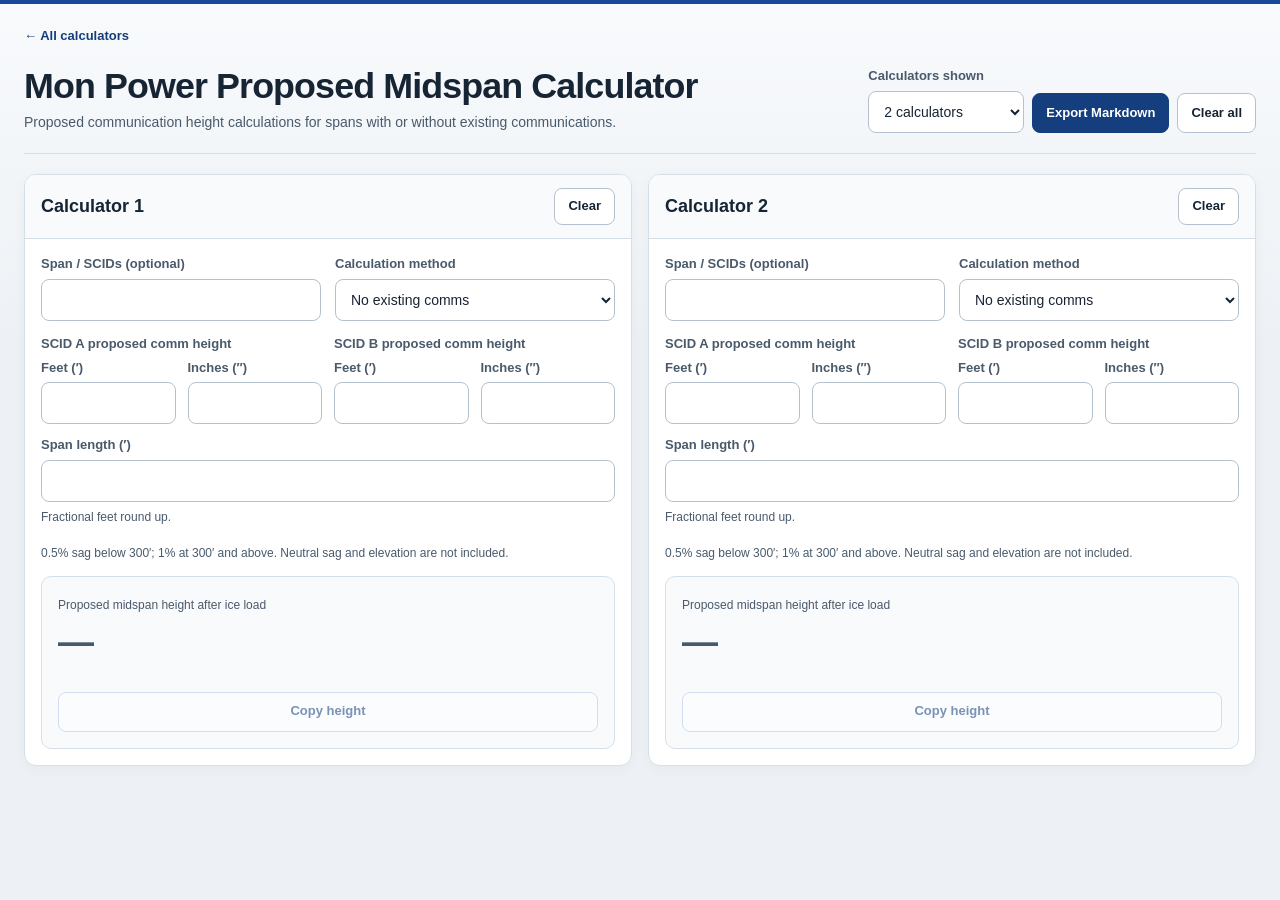
<file: mon-power-midspan.html>
<!doctype html>
<html lang="en">
<head>
  <meta charset="utf-8" />
  <meta name="viewport" content="width=device-width, initial-scale=1" />
  <meta name="color-scheme" content="light" />
  <title>Mon Power Proposed Midspan Calculator</title>
  <link rel="stylesheet" href="mon-power-midspan.css?v=20261125" />
<link rel="stylesheet" href="suite.css?v=20261125-2">
</head>
<body class="tool mon">
  <main class="page">
    <a class="back" href="index.html">← All calculators</a>
    <header class="topbar">
      <div><h1>Mon Power Proposed Midspan Calculator</h1><p class="page-intro">Proposed communication height calculations for spans with or without existing communications.</p></div>
      <div class="page-controls">
        <div>
          <label for="calcCount">Calculators shown</label>
          <select id="calcCount">
            <option value="1">1 calculator</option>
            <option value="2" selected>2 calculators</option>
            <option value="3">3 calculators</option>
            <option value="4">4 calculators</option>
            <option value="5">5 calculators</option>
            <option value="6">6 calculators</option>
            <option value="7">7 calculators</option>
            <option value="8">8 calculators</option>
            <option value="9">9 calculators</option>
            <option value="10">10 calculators</option>
            <option value="11">11 calculators</option>
            <option value="12">12 calculators</option>
            <option value="13">13 calculators</option>
            <option value="14">14 calculators</option>
            <option value="15">15 calculators</option>
            <option value="16">16 calculators</option>
            <option value="17">17 calculators</option>
            <option value="18">18 calculators</option>
            <option value="19">19 calculators</option>
            <option value="20">20 calculators</option>
            <option value="21">21 calculators</option>
            <option value="22">22 calculators</option>
            <option value="23">23 calculators</option>
            <option value="24">24 calculators</option>
            <option value="25">25 calculators</option>
            <option value="26">26 calculators</option>
            <option value="27">27 calculators</option>
            <option value="28">28 calculators</option>
            <option value="29">29 calculators</option>
            <option value="30">30 calculators</option>
            <option value="31">31 calculators</option>
            <option value="32">32 calculators</option>
            <option value="33">33 calculators</option>
            <option value="34">34 calculators</option>
            <option value="35">35 calculators</option>
            <option value="36">36 calculators</option>
            <option value="37">37 calculators</option>
            <option value="38">38 calculators</option>
            <option value="39">39 calculators</option>
            <option value="40">40 calculators</option>
            <option value="41">41 calculators</option>
            <option value="42">42 calculators</option>
            <option value="43">43 calculators</option>
            <option value="44">44 calculators</option>
            <option value="45">45 calculators</option>
            <option value="46">46 calculators</option>
            <option value="47">47 calculators</option>
            <option value="48">48 calculators</option>
            <option value="49">49 calculators</option>
            <option value="50">50 calculators</option>
            <option value="51">51 calculators</option>
            <option value="52">52 calculators</option>
            <option value="53">53 calculators</option>
            <option value="54">54 calculators</option>
            <option value="55">55 calculators</option>
            <option value="56">56 calculators</option>
            <option value="57">57 calculators</option>
            <option value="58">58 calculators</option>
            <option value="59">59 calculators</option>
            <option value="60">60 calculators</option>
            <option value="61">61 calculators</option>
            <option value="62">62 calculators</option>
            <option value="63">63 calculators</option>
            <option value="64">64 calculators</option>
            <option value="65">65 calculators</option>
            <option value="66">66 calculators</option>
            <option value="67">67 calculators</option>
            <option value="68">68 calculators</option>
            <option value="69">69 calculators</option>
            <option value="70">70 calculators</option>
            <option value="71">71 calculators</option>
            <option value="72">72 calculators</option>
            <option value="73">73 calculators</option>
            <option value="74">74 calculators</option>
            <option value="75">75 calculators</option>
            <option value="76">76 calculators</option>
            <option value="77">77 calculators</option>
            <option value="78">78 calculators</option>
            <option value="79">79 calculators</option>
            <option value="80">80 calculators</option>
            <option value="81">81 calculators</option>
            <option value="82">82 calculators</option>
            <option value="83">83 calculators</option>
            <option value="84">84 calculators</option>
            <option value="85">85 calculators</option>
            <option value="86">86 calculators</option>
            <option value="87">87 calculators</option>
            <option value="88">88 calculators</option>
            <option value="89">89 calculators</option>
            <option value="90">90 calculators</option>
            <option value="91">91 calculators</option>
            <option value="92">92 calculators</option>
            <option value="93">93 calculators</option>
            <option value="94">94 calculators</option>
            <option value="95">95 calculators</option>
            <option value="96">96 calculators</option>
            <option value="97">97 calculators</option>
            <option value="98">98 calculators</option>
            <option value="99">99 calculators</option>
            <option value="100">100 calculators</option>
          </select>
        </div>
        <button id="exportMarkdown" type="button" title="Export all completed calculations, including hidden calculators">Export Markdown</button>
        <button id="clearAll" type="button">Clear all</button>
      </div>
    </header>
    <p id="storageNotice" class="notice" role="status" hidden></p>
    <p id="exportStatus" class="export-status" role="status" hidden></p>
    <section id="calculatorGrid" class="grid" aria-label="Proposed midspan calculators"></section>
    <noscript>Enable JavaScript to use the calculator.</noscript>
  </main>
  <!-- Bump the shared asset version when this calculator changes. -->
  <script src="mon-power-midspan-core.js?v=20261125"></script>
  <script src="mon-power-midspan-app.js?v=20261125"></script>
</body>
</html>
</file>
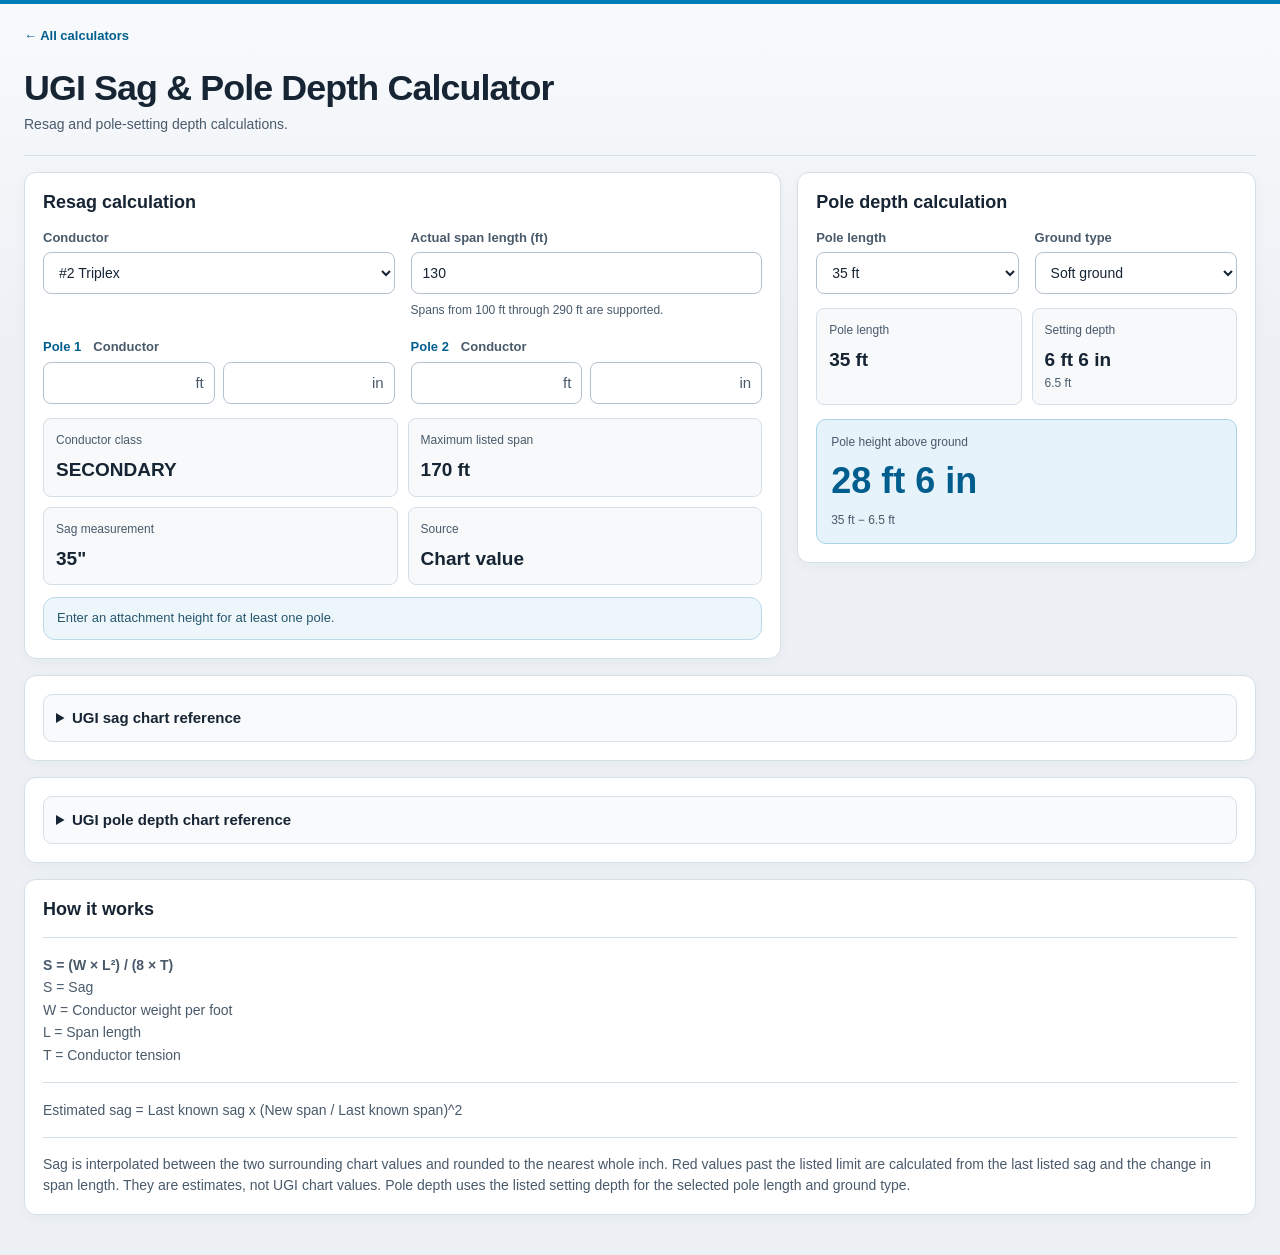
<file: ugi-resag.html>
<!doctype html>
<html lang="en">
<head>
<meta charset="utf-8">
<meta name="viewport" content="width=device-width,initial-scale=1">
<title>UGI Sag & Pole Depth Calculator</title>
<style>
:root{--bg:#181a1d;--panel:#24272b;--input:#1d2024;--border:#484d54;--text:#f0f1f2;--muted:#b6bbc2;--green-bg:#263c2d;--green-border:#4e805b;--blue-bg:#263642;--blue-border:#507994;--bad-bg:#442d28;--bad-border:#855146;--shadow:0 14px 35px rgba(0,0,0,.28)}
*{box-sizing:border-box}html,body{margin:0;min-height:100%;font-family:Segoe UI,Arial,sans-serif;background:var(--bg);color:var(--text)}body{background:linear-gradient(180deg,#202226 0%,#151719 100%)}.wrap{max-width:1180px;margin:0 auto;padding:24px}header{margin-bottom:18px}h1{margin:0 0 6px;font-size:clamp(26px,4vw,40px)}h2{font-size:19px;margin:0 0 14px}.subtitle{color:var(--muted);line-height:1.45}.card{background:linear-gradient(180deg,#292c31,#222529);border:1px solid var(--border);border-radius:16px;padding:18px;box-shadow:var(--shadow);margin-bottom:16px}.grid{display:grid;grid-template-columns:repeat(12,1fr);gap:14px}.c6{grid-column:span 6}@media(max-width:760px){.c6{grid-column:span 12}}label{display:block;color:#d5d8dc;font-size:13px;margin:0 0 7px}input,select{font:inherit;width:100%;padding:11px 12px;border:1px solid var(--border);border-radius:11px;background:var(--input);color:var(--text);outline:none}input:focus,select:focus{border-color:#76b6df;box-shadow:0 0 0 3px rgba(118,182,223,.12)}.pole-label{color:#fff;display:inline-flex;align-items:baseline;column-gap:12px}.pole-name{color:#9ee6ae}.two{display:grid;grid-template-columns:1fr 1fr;gap:8px}.unit{position:relative}.unit span{position:absolute;right:11px;top:50%;transform:translateY(-50%);color:#8f969f;pointer-events:none}.unit input{padding-right:32px}.result-grid{display:grid;grid-template-columns:repeat(4,1fr);gap:10px;margin-top:14px}@media(max-width:900px){.result-grid{grid-template-columns:repeat(2,1fr)}}@media(max-width:560px){.result-grid{grid-template-columns:1fr}}.stat{background:#30343a;border:1px solid var(--border);border-radius:13px;padding:12px;min-height:82px}.k{font-size:12px;color:var(--muted)}.v{font-size:19px;font-weight:700;margin-top:7px}.hero{margin-top:14px;background:var(--green-bg);border:1px solid var(--green-border);border-radius:15px;padding:16px}.hero .v{font-size:clamp(30px,5vw,46px);color:#c5f8ce;font-weight:800;margin-top:4px}.notice{margin-top:12px;padding:11px 13px;border-radius:12px;line-height:1.45;font-size:13px}.info{background:var(--blue-bg);border:1px solid var(--blue-border);color:#d7edf9}.bad{background:var(--bad-bg);border:1px solid var(--bad-border);color:#ffd1c2}.small{font-size:12px;color:var(--muted)}details{border:1px solid var(--border);border-radius:14px;overflow:hidden;background:#202327}summary{cursor:pointer;padding:13px 15px;color:#dfe2e5;font-weight:600}.table-wrap{overflow:auto;border-top:1px solid var(--border)}table{border-collapse:collapse;width:100%;min-width:980px}th,td{border-bottom:1px solid #41464d;border-right:1px solid #383d43;padding:8px 9px;text-align:center;font-size:13px}th:first-child,td:first-child{text-align:left;position:sticky;left:0;background:#282c31;z-index:1}th{background:#363b42;color:#f3f4f5;position:sticky;top:0}.goodcell{background:#263e2d;color:#c7f4d0}.nacell{background:#442d31;color:#ffb8c0}.category td{background:#405f78!important;color:white;font-weight:700;text-align:left!important}.controls-note{margin-top:7px;color:var(--muted);font-size:12px}.depth-table table{min-width:520px}.depth-table th:first-child,.depth-table td:first-child{position:static;text-align:center;background:inherit}.depth-table tbody tr:nth-child(even) td{background:#292d32}
</style>
<link rel="stylesheet" href="suite.css?v=20261125-2">
</head>
<body class="tool ugi">
<div class="wrap">
<a class="back" href="index.html">← All calculators</a>
<header><h1>UGI Sag & Pole Depth Calculator</h1><div class="subtitle">Resag and pole-setting depth calculations.</div></header>
<section class="card resag-panel">
<h2>Resag calculation</h2>

<div class="grid">
<div class="c6"><label for="conductor">Conductor</label><select id="conductor"></select></div>
<div class="c6"><label for="span">Actual span length (ft)</label><input id="span" type="number" step="1" min="1" placeholder="Example: 106"><div class="controls-note">Spans from 100 ft through 290 ft are supported.</div></div>
<div class="c6"><label class="pole-label"><span class="pole-name">Pole 1</span><span>Conductor</span></label><div class="two"><div class="unit"><input id="p1ft" aria-label="Pole 1 conductor height in feet" type="number" min="0" step="1"><span>ft</span></div><div class="unit"><input id="p1in" aria-label="Pole 1 conductor height in inches" type="number" min="0" max="11.99" step="0.01"><span>in</span></div></div></div>
<div class="c6"><label class="pole-label"><span class="pole-name">Pole 2</span><span>Conductor</span></label><div class="two"><div class="unit"><input id="p2ft" aria-label="Pole 2 conductor height in feet" type="number" min="0" step="1"><span>ft</span></div><div class="unit"><input id="p2in" aria-label="Pole 2 conductor height in inches" type="number" min="0" max="11.99" step="0.01"><span>in</span></div></div></div>
</div>
<div id="output"></div>
</section>
<section class="card depth-panel">
<h2>Pole depth calculation</h2>

<div class="grid">
<div class="c6"><label for="poleLength">Pole length</label><select id="poleLength"></select></div>
<div class="c6"><label for="groundType">Ground type</label><select id="groundType"><option value="soft">Soft ground</option><option value="solid">Solid ground</option><option value="rock">Rock</option></select></div>
</div>
<div id="depthOutput"></div>
</section>
<section class="card"><details><summary>UGI sag chart reference</summary><div class="table-wrap" id="chart"></div></details></section>
<section class="card"><details><summary>UGI pole depth chart reference</summary><div class="table-wrap depth-table" id="depthChart"></div></details></section>
<section class="card"><h2>How it works</h2>
<hr style="border:0;border-top:1px solid var(--border);margin:16px 0;">
<div class="subtitle" style="margin-top:14px;line-height:1.6">
<strong>S = (W × L²) / (8 × T)</strong><br>
S = Sag<br>
W = Conductor weight per foot<br>
L = Span length<br>
T = Conductor tension<br>
<hr style="border:0;border-top:1px solid var(--border);margin:16px 0;">
Estimated sag = Last known sag x (New span / Last known span)^2
</div>
<hr style="border:0;border-top:1px solid var(--border);margin:16px 0;">
<div class="subtitle">Sag is interpolated between the two surrounding chart values and rounded to the nearest whole inch. Red values past the listed limit are calculated from the last listed sag and the change in span length. They are estimates, not UGI chart values. Pole depth uses the listed setting depth for the selected pole length and ground type.</div></section>
</div>
<script>
const DATA={"#6 Duplex":{"100":{"display":"28\"","inches":28},"110":{"display":"33\"","inches":33},"120":{"display":"40\"","inches":40},"130":{"display":"47\"","inches":47},"140":{"display":"54\"","inches":54},"150":{"display":"62\"","inches":62}},"#2 Triplex":{"100":{"display":"21\"","inches":21},"110":{"display":"25\"","inches":25},"120":{"display":"30\"","inches":30},"130":{"display":"35\"","inches":35},"140":{"display":"40\"","inches":40},"150":{"display":"46\"","inches":46},"160":{"display":"53\"","inches":53},"170":{"display":"49\"","inches":49}},"2/0 Triplex":{"100":{"display":"15\"","inches":15},"110":{"display":"18\"","inches":18},"120":{"display":"22\"","inches":22},"130":{"display":"25\"","inches":25},"140":{"display":"29\"","inches":29},"150":{"display":"34\"","inches":34},"160":{"display":"38\"","inches":38},"170":{"display":"41\"","inches":41},"180":{"display":"43\"","inches":43},"190":{"display":"45\"","inches":45},"200":{"display":"49\"","inches":49},"210":{"display":"54\"","inches":54}},"4/0 Triplex":{"100":{"display":"16\"","inches":16},"110":{"display":"19\"","inches":19},"120":{"display":"22\"","inches":22},"130":{"display":"26\"","inches":26},"140":{"display":"30\"","inches":30},"150":{"display":"34\"","inches":34},"160":{"display":"39\"","inches":39},"170":{"display":"44\"","inches":44},"180":{"display":"49\"","inches":49},"190":{"display":"52\"","inches":52}},"#2 ACSR":{"100":{"display":"18\"","inches":18},"110":{"display":"22\"","inches":22},"120":{"display":"27\"","inches":27},"130":{"display":"31\"","inches":31},"140":{"display":"36\"","inches":36},"150":{"display":"41\"","inches":41},"160":{"display":"47\"","inches":47},"170":{"display":"53\"","inches":53},"180":{"display":"43\"","inches":43},"190":{"display":"48\"","inches":48},"200":{"display":"53\"","inches":53},"210":{"display":"58\"","inches":58}},"1/0 ACSR":{"100":{"display":"13\"","inches":13},"110":{"display":"15\"","inches":15},"120":{"display":"18\"","inches":18},"130":{"display":"21\"","inches":21},"140":{"display":"24\"","inches":24},"150":{"display":"28\"","inches":28},"160":{"display":"32\"","inches":32},"170":{"display":"36\"","inches":36},"180":{"display":"29\"","inches":29},"190":{"display":"32\"","inches":32},"200":{"display":"36\"","inches":36},"210":{"display":"39\"","inches":39},"220":{"display":"43\"","inches":43},"230":{"display":"47\"","inches":47},"240":{"display":"51\"","inches":51},"250":{"display":"44\"","inches":44},"260":{"display":"48\"","inches":48},"270":{"display":"52\"","inches":52},"280":{"display":"55\"","inches":55}},"336 ACSR":{"100":{"display":"24\"","inches":24},"110":{"display":"29\"","inches":29},"120":{"display":"34\"","inches":34},"130":{"display":"40\"","inches":40},"140":{"display":"47\"","inches":47},"150":{"display":"54\"","inches":54},"160":{"display":"61\"","inches":61},"170":{"display":"69\"","inches":69},"180":{"display":"4' 2\"","inches":50},"190":{"display":"4' 8\"","inches":56},"200":{"display":"5' 2\"","inches":62}}};
const GROUPS={"#6 Duplex":"SECONDARY","#2 Triplex":"SECONDARY","2/0 Triplex":"SECONDARY","4/0 Triplex":"SECONDARY","#2 ACSR":"PRIMARY","1/0 ACSR":"PRIMARY","336 ACSR":"PRIMARY"};
const ALL_SPANS=[100,110,120,130,140,150,160,170,180,190,200,210,220,230,240,250,260,270,280,290];
const MAX_SUPPORTED_SPAN=ALL_SPANS[ALL_SPANS.length-1];
const POLE_DEPTH={25:{soft:5.5,solid:4.5,rock:3.5},30:{soft:6,solid:5,rock:3.5},35:{soft:6.5,solid:5.5,rock:4},40:{soft:7,solid:6,rock:4},45:{soft:7,solid:6,rock:4.5},50:{soft:7.5,solid:6.5,rock:4.5},55:{soft:8,solid:7,rock:5},60:{soft:8.5,solid:7.5,rock:5},65:{soft:8.5,solid:7.5,rock:6},70:{soft:9,solid:8,rock:6},75:{soft:9.5,solid:8.5,rock:6},80:{soft:10,solid:9,rock:6.5},85:{soft:10.5,solid:9.5,rock:6.5},90:{soft:11,solid:10,rock:6.5}};
const $=id=>document.getElementById(id);
function fmtHeight(total){if(!Number.isFinite(total))return"—";let ft=Math.floor(total/12),inch=total-ft*12;if(inch>=11.995){ft++;inch=0}const r=Math.round(inch*100)/100;return`${ft} ft ${Number.isInteger(r)?r.toFixed(0):r.toFixed(2)} in`}
function fmtFeet(feet){return fmtHeight(feet*12)}
function parseHeight(ftId,inId){const ftRaw=$(ftId).value.trim(),inchRaw=$(inId).value.trim();if(ftRaw===""&&inchRaw==="")return null;const ft=ftRaw===""?0:Number(ftRaw),inch=inchRaw===""?0:Number(inchRaw);if(!Number.isFinite(ft)||!Number.isFinite(inch)||ft<0||inch<0||inch>=12)return null;return ft*12+inch}
function spansFor(c){return Object.keys(DATA[c]).map(Number).sort((a,b)=>a-b)}
function sagFor(c,span){const row=DATA[c],spans=spansFor(c),min=spans[0],max=spans[spans.length-1];if(!Number.isFinite(span)||span<min||span>MAX_SUPPORTED_SPAN)return{valid:false,min,max:MAX_SUPPORTED_SPAN,maxListed:max};if(row[String(span)]){const e=row[String(span)];return{valid:true,inches:e.inches,display:e.display,status:"Chart value",estimated:false,maxListed:max}}if(span>max){const last=row[String(max)],inches=Math.round(last.inches*Math.pow(span/max,2));return{valid:true,inches,display:inches+"\"",status:"Estimated",estimated:true,maxListed:max}}let lo,hi;for(let i=0;i<spans.length-1;i++){if(span>spans[i]&&span<spans[i+1]){lo=spans[i];hi=spans[i+1];break}}const y0=row[String(lo)].inches,y1=row[String(hi)].inches;const raw=y0+(span-lo)/(hi-lo)*(y1-y0);const inches=Math.round(raw);return{valid:true,inches,display:inches+"\"",status:"Interpolated",estimated:false,lo,hi,maxListed:max}}
function update(){const c=$("conductor").value,span=Number($("span").value),p1=parseHeight("p1ft","p1in"),p2=parseHeight("p2ft","p2in"),sag=sagFor(c,span),spans=spansFor(c),max=spans[spans.length-1];let html=`<div class="result-grid"><div class="stat"><div class="k">Conductor class</div><div class="v">${GROUPS[c]}</div></div><div class="stat"><div class="k">Maximum listed span</div><div class="v">${max} ft</div></div><div class="stat"><div class="k">Sag measurement</div><div class="v">${sag.valid?sag.display:"—"}</div></div><div class="stat"><div class="k">Source</div><div class="v">${sag.valid?sag.status:"—"}</div></div></div>`;if(!Number.isFinite(span)||span<=0){html+=`<div class="notice info">Enter the actual span length.</div>`;$("output").innerHTML=html;return}if(!sag.valid){html+=`<div class="notice bad">Span must be between ${sag.min} ft and ${sag.max} ft for ${c}.</div>`;$("output").innerHTML=html;return}if(sag.estimated)html+=`<div class="notice bad">This span exceeds the acceptable length for ${c}. The calculated sag is still shown.</div>`;const available=[["Pole 1",p1],["Pole 2",p2]].filter(([,height])=>height!==null);if(!available.length){html+=`<div class="notice info">Enter an attachment height for at least one pole.</div>`;$("output").innerHTML=html;return}const low=Math.min(...available.map(([,height])=>height)),lowPoles=available.filter(([,height])=>height===low).map(([name])=>name),lowPole=lowPoles.length===2?"Both poles":lowPoles[0],attachmentLabel=available.length===1?"available attachment":"lowest attachment",maxHeight=low-sag.inches,attachmentNote=available.length===1?`<strong>Attachment used:</strong> ${lowPole} at ${fmtHeight(low)}.`:`<strong>Controlling attachment:</strong> ${lowPole} at ${fmtHeight(low)}.`;html+=`<div class="hero"><div class="k">Maximum resag attachment height</div><div class="v">${fmtHeight(maxHeight)}</div><div class="small">${fmtHeight(low)} ${attachmentLabel} − ${sag.display} sag</div></div><div class="notice info">${attachmentNote}</div>`;if(maxHeight<0)html+=`<div class="notice bad">Verify the entered attachment height and selected conductor/span.</div>`;$("output").innerHTML=html}
function updateDepth(){const pole=Number($("poleLength").value),ground=$("groundType").value,depth=POLE_DEPTH[pole][ground],above=pole-depth;$("depthOutput").innerHTML=`<div class="result-grid"><div class="stat"><div class="k">Pole length</div><div class="v">${pole} ft</div></div><div class="stat"><div class="k">Setting depth</div><div class="v">${fmtFeet(depth)}</div><div class="small">${depth} ft</div></div></div><div class="hero"><div class="k">Pole height above ground</div><div class="v">${fmtFeet(above)}</div><div class="small">${pole} ft − ${depth} ft</div></div>`}
function buildConductorOptions(){let h="";for(const group of["SECONDARY","PRIMARY"]){h+=`<optgroup label="${group}">`;for(const c of Object.keys(DATA).filter(k=>GROUPS[k]===group))h+=`<option value="${c}">${c}</option>`;h+="</optgroup>"}$("conductor").innerHTML=h}
function buildChart(){let h=`<table><thead><tr><th>Conductor</th>${ALL_SPANS.map(s=>`<th>${s}'</th>`).join("")}</tr></thead><tbody>`;for(const group of["SECONDARY","PRIMARY"]){h+=`<tr class="category"><td colspan="${ALL_SPANS.length+1}">${group}</td></tr>`;for(const c of Object.keys(DATA).filter(k=>GROUPS[k]===group)){h+=`<tr><td>${c}</td>`;for(const s of ALL_SPANS){const e=DATA[c][String(s)];if(e)h+=`<td class="goodcell">${e.display}</td>`;else{const estimate=sagFor(c,s);h+=`<td class="nacell" title="Calculated beyond acceptable span length">${estimate.display}</td>`}}h+="</tr>"}}h+="</tbody></table>";$("chart").innerHTML=h+`<div class="controls-note" style="text-indent: 20px;">Red cells are calculated values beyond the acceptable span length.</div>`}
function buildPoleOptions(){$("poleLength").innerHTML=Object.keys(POLE_DEPTH).map(v=>`<option value="${v}">${v} ft</option>`).join("")}
function buildDepthChart(){let h='<table><thead><tr><th>Pole length (ft)</th><th>Soft ground</th><th>Solid ground</th><th>Rock</th></tr></thead><tbody>';for(const pole of Object.keys(POLE_DEPTH)){const d=POLE_DEPTH[pole];h+=`<tr><td>${pole}</td><td>${d.soft}</td><td>${d.solid}</td><td>${d.rock}</td></tr>`}h+='</tbody></table>';$("depthChart").innerHTML=h}
buildConductorOptions();buildChart();buildPoleOptions();buildDepthChart();["conductor","span","p1ft","p1in","p2ft","p2in"].forEach(id=>$(id).addEventListener("input",update));["poleLength","groundType"].forEach(id=>$(id).addEventListener("change",updateDepth));$("conductor").value="#2 Triplex";$("span").value="130";$("poleLength").value="35";$("groundType").value="soft";update();updateDepth();
</script>
</body>
</html>
</file>
<file: suite.css>
/* Shared light-only calculator design system */
:root {
  color-scheme: light;
  --suite-bg: #edf1f5; --suite-panel: #fff; --suite-text: #162433;
  --suite-muted: #495a6b; --suite-border: #d5dfe7; --suite-field: #b4c2cf;
  --brand: #45576a; --brand-dark: #344557; --brand-light: #e9eef3; --brand-edge: #b8c6d3;
  --suite-radius: 12px; --suite-shadow: 0 3px 14px #14283d0a;
  font-family: "Segoe UI", Arial, sans-serif;
}
.delta { --brand: #00883e; --brand-dark: #006831; --brand-light: #e8f5ed; --brand-edge: #abd8bb; }
.ugi { --brand: #007eb8; --brand-dark: #005e8e; --brand-light: #e6f3fa; --brand-edge: #a8d4e9; }
.mon { --brand: #174b99; --brand-dark: #143e7e; --brand-light: #eaf0fa; --brand-edge: #b2c6eb; }
.feet { --brand: #506676; --brand-dark: #354d5e; --brand-light: #edf2f5; --brand-edge: #b7c8d3; }
* { box-sizing: border-box; }
html { background: var(--suite-bg); }
body {
  margin: 0; padding: 0; min-height: 100vh; color: var(--suite-text);
  background: linear-gradient(180deg, #f8fafc 0, var(--suite-bg) 340px);
  font: 15px/1.45 "Segoe UI", Arial, sans-serif;
}
body.tool { border-top: 4px solid var(--brand); }
.tool .wrap, .tool .page { width: min(100%, 1440px); max-width: 1440px; margin: auto; padding: 18px 24px 40px; }
.tool h1 { color: var(--suite-text); font-size: clamp(24px, 2.8vw, 36px); line-height: 1.18; letter-spacing: -.025em; margin: 0; font-weight: 750; }
.tool h2 { font-size: 18px; line-height: 1.3; font-weight: 700; color: var(--suite-text); }
.tool .subtitle, .tool .page-intro { color: var(--suite-muted); font-size: 14px; line-height: 1.5; margin: 5px 0 0; }
.tool .back { display: inline-flex; align-items: center; color: var(--brand-dark); font-weight: 650; font-size: 13px; text-decoration: none; margin-bottom: 14px; padding: 5px 0; }
.tool .back:hover { text-decoration: underline; }
.tool header, .tool .topbar { margin: 0 0 20px; padding: 0 0 20px; border: 0; border-bottom: 1px solid var(--suite-border); border-radius: 0; background: none; box-shadow: none; }
.tool .topbar { align-items: end; gap: 16px; }
.tool .page-controls { gap: 8px; flex-wrap: wrap; }
.tool .page-controls select { min-width: 140px; }
.tool .card, .tool .calculator { background: var(--suite-panel); border: 1px solid var(--suite-border); border-radius: var(--suite-radius); box-shadow: var(--suite-shadow); min-width: 0; }
.tool .card { padding: 18px; }
.tool .calc-header { background: #f8fafc; border-bottom: 1px solid var(--suite-border); padding: 13px 16px; min-height: 56px; }
.tool .content { padding: 16px; gap: 14px; }
.tool .grid { gap: 16px; }
.tool label, .tool legend { color: var(--suite-muted); font-size: 13px; font-weight: 650; margin-bottom: 5px; }
.tool input, .tool select, .tool textarea {
  font: inherit; font-size: 14px; min-height: 42px; min-width: 0; border: 1px solid var(--suite-field);
  border-radius: 8px; background: #fff; color: var(--suite-text); padding: 9px 11px;
}
.tool textarea { min-height: 76px; }
.tool input::placeholder, .tool textarea::placeholder { color: #718195; }
.tool select { padding-right: 28px; text-overflow: ellipsis; }
.tool input:focus, .tool select:focus, .tool textarea:focus { border-color: var(--brand); box-shadow: 0 0 0 3px var(--brand-light); outline: none; }
.tool :focus-visible, .home :focus-visible { outline: 3px solid var(--brand); outline-offset: 3px; }
.tool button { min-height: 40px; border: 1px solid var(--suite-field); border-radius: 8px; background: #fff; color: var(--suite-text); font: 650 13px/1.3 "Segoe UI", Arial, sans-serif; padding: 9px 13px; cursor: pointer; }
.tool button:hover { background: #edf2f6; }
.tool button.primary, .tool button.blue, .tool #exportMarkdown, .tool .buttons button:not(.secondary) { background: var(--brand-dark); border-color: var(--brand-dark); color: white; }
.tool button.primary:hover, .tool button.blue:hover, .tool #exportMarkdown:hover, .tool .buttons button:not(.secondary):hover { background: var(--brand); border-color: var(--brand); }
.tool button:disabled { opacity: .55; cursor: default; }
.tool .calc-header button { min-height: 36px; }
.tool .big, .tool .hero, .mon .result, .feet .result { border-color: var(--brand-edge); background: var(--brand-light); border-radius: 10px; }
.tool .big .value, .tool .hero .v, .mon .result-value, .feet .big { color: var(--brand-dark); font-size: clamp(25px, 3vw, 36px); font-weight: 750; font-variant-numeric: tabular-nums; }
.tool .stat { background: #f7f9fb; border: 1px solid var(--suite-border); border-radius: 8px; padding: 12px; min-width: 0; min-height: 74px; }
.tool .stat .k, .tool .small, .tool .note, .tool .hint, .tool .controls-note, .tool .result-title, .tool .result-label, .tool dt, .tool .metric-label { color: var(--suite-muted); font-size: 12px; line-height: 1.5; }
.tool .stat .v { color: var(--suite-text); font-weight: 700; overflow-wrap: anywhere; font-variant-numeric: tabular-nums; }
.tool .pill { background: #f4f7fa; border-color: var(--suite-border); color: var(--suite-muted); }
.tool .formula { color: var(--brand-dark); background: var(--brand-light); }
.tool details { background: #f8fafc; border: 1px solid var(--suite-border); border-radius: 9px; }
.tool summary { color: var(--suite-text); font-weight: 650; padding: 12px; }
.tool .table-wrap { border-color: var(--suite-border); }
.tool th, .tool td { border-color: var(--suite-border); font-size: 13px; }
.tool th { background: #edf2f6; color: var(--suite-text); }
.tool .section-title { flex-wrap: wrap; }
.delta .calc .stats { grid-template-columns: repeat(2, minmax(0, 1fr)); }
.delta .row > * { min-width: 0; }
.delta .calc .row .col-7, .delta .calc .row .col-5 { grid-column: span 12; }
.delta .btns { align-items: center; }
.ugi { --border: var(--suite-border); --text: var(--suite-text); --muted: var(--suite-muted); --green-bg: var(--brand-light); --green-border: var(--brand-edge); --blue-bg: #edf6fb; --blue-border: #b9dbe9; --bad-bg: #fff0ed; --bad-border: #e8b8aa; }
.ugi .pole-label, .ugi .pole-name { color: var(--suite-muted); }
.ugi .pole-name { color: var(--brand-dark); font-weight: 750; }
.ugi .unit span { color: var(--suite-muted); }
.ugi .info { color: #27566e; }
.ugi .bad { color: #9a3412; }
.ugi .goodcell { background: #eff8f1; color: #235f35; }
.ugi .nacell { background: #fff0ed; color: #a13024; }
.ugi th:first-child, .ugi td:first-child { background: #f7f9fb; color: var(--suite-text); }
.ugi .category td { background: var(--brand-dark) !important; color: #fff; }
.ugi .depth-table tbody tr:nth-child(even) td { background: #f5f8fa; }
.ugi .hero .v { margin: 4px 0; }
.ugi #depthOutput .result-grid { grid-template-columns: repeat(2,minmax(0,1fr)); }
.mon .result.empty { background: #f8fafc; border-color: var(--suite-border); }
.mon .empty .result-value { color: var(--suite-muted); }
.mon .copy { background: #fff; color: var(--brand-dark); border-color: var(--brand-edge); }
.feet .step { background: #f8fafc; border-color: var(--suite-border); padding: 12px; }
.feet .step-title { color: var(--brand-dark); font-size: 14px; }
.feet .big { border: 0; padding: 0; margin-bottom: 10px; }
.feet .big.error { color: #a8271f; font-size: 16px; }
.feet .result.is-locked { background: #fff8e8; border-color: #dfc680; }
.feet .result.is-locked .big:not(.error) { color: #7a5b08; }
.feet .lock-button.is-locked { background: #fff8e8; color: #7a5b08; border-color: #dfc680; }
.feet .status-badge { color: var(--brand-dark); font-size: 11px; }
.feet .metric { border-color: var(--brand-edge); }
.feet .metric-value { font-size: 14px; font-variant-numeric: tabular-nums; }
.feet .migration-notice { padding: 12px; border: 1px solid #dfc680; border-radius: 8px; background: #fff8e8; color: #72530a; margin: 0 0 16px; }
@media (min-width: 901px) { .delta .helper .stats { grid-template-columns: repeat(4,minmax(0,1fr)); } }
@media (max-width: 760px) {
  .tool .wrap, .tool .page { padding: 14px 12px 28px; }
  .tool .card, .tool .content { padding: 14px; }
  .tool .topbar { align-items: stretch; flex-direction: column; }
  .tool .page-controls { width: 100%; }
}
@media (max-width: 430px) { .tool .page-controls { align-items: stretch; } .feet .field-pair { grid-template-columns: 1fr 1fr; } }
.home .wrap { max-width: 1120px; margin: 0 auto; padding: 48px 24px; }
.home .masthead { margin-bottom: 28px; border-bottom: 1px solid var(--suite-border); padding-bottom: 28px; }
.home .eyebrow { font-weight: 750; color: #4d6073; letter-spacing: .12em; font-size: 12px; text-transform: uppercase; }
.home h1 { font-size: clamp(32px, 5vw, 49px); line-height: 1.1; letter-spacing: -.035em; margin: 10px 0; }
.home p { color: var(--suite-muted); margin: 0; max-width: 700px; }
.home .tool-grid { display: grid; grid-template-columns: repeat(2,minmax(0,1fr)); gap: 18px; }
.home .tool-card { display: flex; flex-direction: column; color: inherit; background: white; border: 1px solid var(--suite-border); border-radius: 14px; box-shadow: var(--suite-shadow); padding: 18px; text-decoration: none; transition: border-color .15s, box-shadow .15s; }
.home .tool-card:hover { border-color: var(--brand); box-shadow: 0 6px 20px #14283d15; }
.home .swatch { height: 78px; border: 1px solid var(--brand-edge); border-radius: 9px; background: linear-gradient(120deg,#f7fafc 0%,var(--brand-light) 45%,var(--brand) 100%); position: relative; margin-bottom: 16px; }
.home .swatch::after { content: ""; position: absolute; top: 17px; left: 14px; right: 14px; height: 13px; border-radius: 8px; background: #ffffffa0; box-shadow: 0 23px 0 #ffffff60; }
.home .card-category { font-size: 12px; font-weight: 750; color: var(--brand-dark); }
.home h2 { font-size: 20px; line-height: 1.25; margin: 4px 0 6px; letter-spacing: -.015em; }
.home .tool-card p { font-size: 14px; margin-bottom: 18px; }
.home .open { align-self: start; margin-top: auto; color: var(--brand-dark); font-weight: 700; font-size: 14px; }
.home footer { border-top: 1px solid var(--suite-border); margin-top: 28px; padding-top: 20px; color: var(--suite-muted); font-size: 13px; }
.home footer a { color: #344e68; }
@media (max-width: 650px) { .home .wrap { padding: 28px 14px; } .home .tool-grid { grid-template-columns: 1fr; } }
@media (prefers-reduced-motion: reduce) { * { transition: none !important; } }

.ugi .unit input { padding-right: 42px; }
.tool .big .label { color: var(--suite-muted); }
.ugi .hero { padding: 14px; }
.tool .grid > * { min-width: 0; }
.delta .helper .stats .stat:last-child .v { margin-top: 3px; }
.feet .big { background: transparent; }
.tool .page-controls button { white-space: nowrap; }
.tool .stat button { max-width: 100%; white-space: normal; }

/* Use available card width for short measurements, without crowding narrow cards. */
.mon .calculator { container-type: inline-size; overflow: hidden; }
.mon .method-inputs { gap: 12px; }
@container (min-width: 560px) {
  .mon .content { grid-template-columns: minmax(0, 1fr) minmax(0, 1fr); }
  .mon .content > .method-inputs, .mon .content > .result, .mon .content > .error { grid-column: 1 / -1; }
  .mon .method-inputs[data-section="no-comms"] { grid-template-columns: minmax(0, 1fr) minmax(0, 1fr); }
  .mon .method-inputs > .field, .mon .method-inputs > .hint { grid-column: 1 / -1; }
}
@media (min-width: 1100px) {
  .ugi .wrap { display: grid; grid-template-columns: minmax(0, 1.65fr) minmax(0, 1fr); gap: 16px; align-items: start; }
  .ugi .wrap > * { grid-column: 1 / -1; min-width: 0; }
  .ugi .wrap > .back, .ugi .wrap > header, .ugi .wrap > .card { margin-bottom: 0; }
  .ugi .wrap > .resag-panel { grid-column: 1; }
  .ugi .wrap > .depth-panel { grid-column: 2; }
  .ugi .resag-panel .result-grid { grid-template-columns: repeat(2, minmax(0,1fr)); }
}
</file>
<file: feet-inches.css>
:root {
    color-scheme: light;
    font-family: "Segoe UI", Arial, Helvetica, sans-serif;
    --bg: #edf1f4;
    --panel: #ffffff;
    --panel-soft: #f6f8fa;
    --field: #ffffff;
    --border: #d4dbe2;
    --border-strong: #aeb9c4;
    --text: #202830;
    --muted: #64717d;
    --muted-2: #7c8894;
    --accent: #365f7d;
    --accent-soft: #eaf1f6;
    --accent-border: #b9ccd9;
    --button: #3f657f;
    --button-hover: #31536a;
    --secondary: #f2f4f6;
    --secondary-hover: #e6eaee;
    --result-bg: #edf6f0;
    --result-border: #b9d5c2;
    --result-text: #205f35;
    --locked-bg: #fff8e8;
    --locked-border: #dfc680;
    --locked-text: #7a5b08;
    --danger: #a8271f;
    --shadow: rgba(32, 45, 56, .09);
  }

  * { box-sizing: border-box; }

  body {
    margin: 0;
    min-height: 100vh;
    padding: 20px;
    color: var(--text);
    background:
      radial-gradient(circle at top left, rgba(61, 103, 132, .08), transparent 32rem),
      linear-gradient(180deg, #f7f8f9 0%, var(--bg) 100%);
  }

  .page { width: min(1440px, 100%); margin: 0 auto; }

  .topbar {
    margin-bottom: 16px;
    padding: 16px 18px;
    display: flex;
    align-items: end;
    justify-content: space-between;
    gap: 18px;
    background: rgba(255, 255, 255, .96);
    border: 1px solid var(--border);
    border-radius: 14px;
    box-shadow: 0 8px 24px var(--shadow);
  }

  h1 { margin: 0; font-size: clamp(23px, 3vw, 30px); letter-spacing: .003em; }
  .page-controls { display: flex; align-items: end; gap: 9px; }
  .count-control { width: 175px; }

  label {
    display: block;
    margin: 0 0 5px;
    color: var(--muted);
    font-size: 11px;
    font-weight: 750;
    letter-spacing: .015em;
  }

  input, select, button { font: inherit; }

  input, select {
    width: 100%;
    min-height: 40px;
    border: 1px solid var(--border-strong);
    border-radius: 8px;
    background: var(--field);
    color: var(--text);
    padding: 8px 10px;
    font-size: 14px;
  }

  input::placeholder { color: #98a3ad; }
  input:focus, select:focus {
    outline: 3px solid rgba(54, 95, 125, .13);
    border-color: #6f98b4;
  }
  input:disabled, select:disabled { background: #eef1f3; color: #66727c; cursor: not-allowed; }

  button {
    min-height: 40px;
    border: 1px solid var(--button);
    border-radius: 8px;
    padding: 8px 12px;
    font-size: 13px;
    font-weight: 800;
    color: #fff;
    background: var(--button);
    cursor: pointer;
  }
  button:hover { background: var(--button-hover); }
  button.secondary { color: var(--text); background: var(--secondary); border-color: var(--border-strong); }
  button.secondary:hover { background: var(--secondary-hover); }

  .grid {
    display: grid;
    grid-template-columns: repeat(auto-fit, minmax(min(100%, 390px), 1fr));
    gap: 16px;
    align-items: start;
  }
  body[data-count="1"] .grid { grid-template-columns: minmax(0, 620px); }

  .calculator {
    min-width: 0;
    overflow: hidden;
    background: var(--panel);
    border: 1px solid var(--border);
    border-radius: 14px;
    box-shadow: 0 8px 24px var(--shadow);
  }
  .calculator.hidden { display: none; }
  .calculator.locked { border-color: var(--locked-border); }

  .calc-header {
    min-height: 51px;
    padding: 11px 14px;
    display: flex;
    align-items: center;
    justify-content: space-between;
    gap: 10px;
    background: linear-gradient(180deg, #f9fafb 0%, #eef2f5 100%);
    border-bottom: 1px solid var(--border);
  }
  .calc-header h2 { margin: 0; font-size: 17px; }
  .lock-button {
    min-height: 32px;
    padding: 6px 10px;
    color: var(--accent);
    background: var(--accent-soft);
    border-color: var(--accent-border);
  }
  .lock-button:hover { color: #294d67; background: #dfeaf1; }
  .lock-button.is-locked { color: var(--locked-text); background: var(--locked-bg); border-color: var(--locked-border); }

  .content { padding: 14px; display: grid; gap: 11px; }

  .step {
    padding: 11px;
    border: 1px solid var(--border);
    border-radius: 10px;
    background: var(--panel-soft);
  }
  .step-title {
    margin: 0 0 9px;
    color: var(--accent);
    font-size: 13px;
    font-weight: 850;
  }
  .field-pair { display: grid; grid-template-columns: repeat(2, minmax(0, 1fr)); gap: 8px; }
  .single-field { display: grid; grid-template-columns: 1fr; }
  .hidden { display: none !important; }

  .operation-box { padding: 0; border: 0; background: transparent; }
  .operation-box select { font-weight: 750; background: #f8fafb; }

  .buttons { display: grid; grid-template-columns: 1fr 1fr; gap: 8px; }

  .result {
    padding: 12px;
    border: 1px solid var(--result-border);
    border-radius: 10px;
    background: var(--result-bg);
  }
  .result.is-locked { border-color: var(--locked-border); background: var(--locked-bg); }
  .result-top {
    display: flex;
    justify-content: space-between;
    align-items: center;
    gap: 8px;
    margin-bottom: 5px;
  }
  .result-label {
    color: #4e6d57;
    font-size: 11px;
    font-weight: 850;
    letter-spacing: .05em;
    text-transform: uppercase;
  }
  .status-badge {
    padding: 3px 7px;
    border-radius: 999px;
    color: #466b52;
    background: rgba(255, 255, 255, .65);
    border: 1px solid rgba(68, 101, 78, .18);
    font-size: 10px;
    font-weight: 800;
  }
  .status-badge.locked { color: var(--locked-text); border-color: var(--locked-border); background: #fffdf5; }
  .big {
    margin: 0 0 9px;
    color: var(--result-text);
    font-size: clamp(25px, 4vw, 33px);
    font-weight: 900;
    letter-spacing: .002em;
    overflow-wrap: anywhere;
  }
  .big.error { color: var(--danger); font-size: 17px; line-height: 1.35; }
  .result-details { display: grid; grid-template-columns: repeat(2, minmax(0, 1fr)); gap: 8px; }
  .metric { padding-top: 7px; border-top: 1px solid rgba(67, 101, 78, .15); }
  .metric-label { display: block; margin-bottom: 2px; color: var(--muted); font-size: 10px; font-weight: 750; text-transform: uppercase; letter-spacing: .04em; }
  .metric-value { color: #34414b; font-size: 13px; font-weight: 800; overflow-wrap: anywhere; }

  @media (max-width: 760px) {
    body { padding: 12px; }
    .topbar { align-items: stretch; flex-direction: column; }
    .page-controls { width: 100%; }
    .count-control { flex: 1 1 auto; width: auto; }
    .grid, body[data-count="1"] .grid { grid-template-columns: 1fr; }
  }
  @media (max-width: 430px) {
    .page-controls { align-items: stretch; flex-direction: column; }
    .count-control { width: 100%; }
    .field-pair, .buttons, .result-details { grid-template-columns: 1fr; }
  }
</file>
<file: mon-power-midspan.css>
:root {
  color-scheme: light;
  font-family: "Segoe UI", Roboto, Arial, sans-serif;
  color: #1f2937;
  background: #f3f4f6;
  --border: #cbd5e1;
  --muted: #4b5563;
}
* { box-sizing: border-box; }
body {
  margin: 0;
  min-height: 100vh;
  padding: 24px;
  background: radial-gradient(circle at top left, #3b82f610, transparent 28rem),
    linear-gradient(180deg, #f8fafc, #e5e7eb);
}
.page { max-width: 1440px; margin: 0 auto; }
.back { display: inline-block; color: #1d4ed8; font-size: 14px; margin-bottom: 16px; }
.topbar { display: flex; justify-content: space-between; align-items: end; gap: 24px; margin-bottom: 24px; }
h1 { font-size: clamp(24px, 3vw, 34px); line-height: 1.2; margin: 0; max-width: 710px; }
.page-controls { display: flex; align-items: end; flex-wrap: wrap; gap: 10px; flex-shrink: 0; }
label, legend { color: var(--muted); font-size: 13px; font-weight: 600; }
label { display: block; margin-bottom: 6px; }
input, select, button { font: inherit; }
input, select {
  width: 100%; min-width: 0; min-height: 44px; color: #1f2937;
  background: white; border: 1px solid var(--border); border-radius: 10px; padding: 10px 12px;
}
input[aria-invalid="true"] { border-color: #b91c1c; }
button {
  min-height: 44px; padding: 9px 14px; border-radius: 10px; border: 1px solid var(--border);
  background: #f8fafc; color: #374151; cursor: pointer;
}
button:hover { background: #e5e7eb; }
button:disabled { opacity: .5; cursor: default; }
input:focus-visible, select:focus-visible, button:focus-visible, a:focus-visible {
  outline: 3px solid #2563eb60; outline-offset: 2px;
}
.grid { display: grid; grid-template-columns: repeat(auto-fit, minmax(min(100%, 380px), 1fr)); gap: 20px; align-items: start; }
body[data-count="1"] .grid { grid-template-columns: minmax(0, 660px); }
.calculator { min-width: 0; border: 1px solid var(--border); border-radius: 18px; background: #fff; box-shadow: 0 12px 28px #0f172a10; }
.calc-header { display: flex; justify-content: space-between; align-items: center; gap: 12px; padding: 16px 20px; border-bottom: 1px solid #e5e7eb; }
h2 { margin: 0; font-size: 18px; }
.calc-header button { min-height: 36px; padding: 6px 12px; font-size: 13px; }
.content { display: grid; gap: 18px; padding: 20px; }
.field { min-width: 0; }
fieldset { border: 0; padding: 0; margin: 0; min-width: 0; }
legend { padding: 0; margin-bottom: 9px; }
.pair { display: grid; grid-template-columns: 1fr 1fr; gap: 12px; }
.pair label { font-size: 12px; font-weight: 400; }
.method-inputs { display: grid; gap: 18px; }
.hint, .notice { font-size: 12px; line-height: 1.5; color: var(--muted); margin: 0; }
.hint { margin-top: 6px; }
.notice { margin-bottom: 16px; color: #9a3412; }
.export-status { margin: 0 0 16px; color: var(--muted); font-size: 13px; line-height: 1.5; }
.result { border: 1px solid #a7d0b5; background: #edf6f0; border-radius: 12px; padding: 16px; }
.result-title { font-size: 13px; color: #315640; }
.result-value { display: block; color: #166534; font-size: 36px; font-weight: 800; line-height: 1.3; margin: 4px 0 12px; overflow-wrap: anywhere; }
.result-details { display: grid; gap: 8px; margin: 0; }
.result-details div { display: flex; flex-wrap: wrap; justify-content: space-between; gap: 6px 12px; font-size: 13px; }
dt { color: #466052; } dd { margin: 0; font-weight: 600; }
.result.empty { border-color: #d4dbe2; background: #f8fafc; }
.empty .result-value { color: #64748b; }
.error { color: #b91c1c; font-size: 13px; line-height: 1.5; margin: 0; }
.copy { margin-top: 14px; background: #fff; width: 100%; }
[hidden] { display: none !important; }
@media (max-width: 1200px) { .topbar { align-items: stretch; flex-direction: column; } }
@media (max-width: 500px) {
  body { padding: 16px 12px; }
  .page-controls > div { flex: 1; }
  .content { padding: 16px; }
  .grid, body[data-count="1"] .grid { grid-template-columns: minmax(0, 1fr); }
}
</file>
